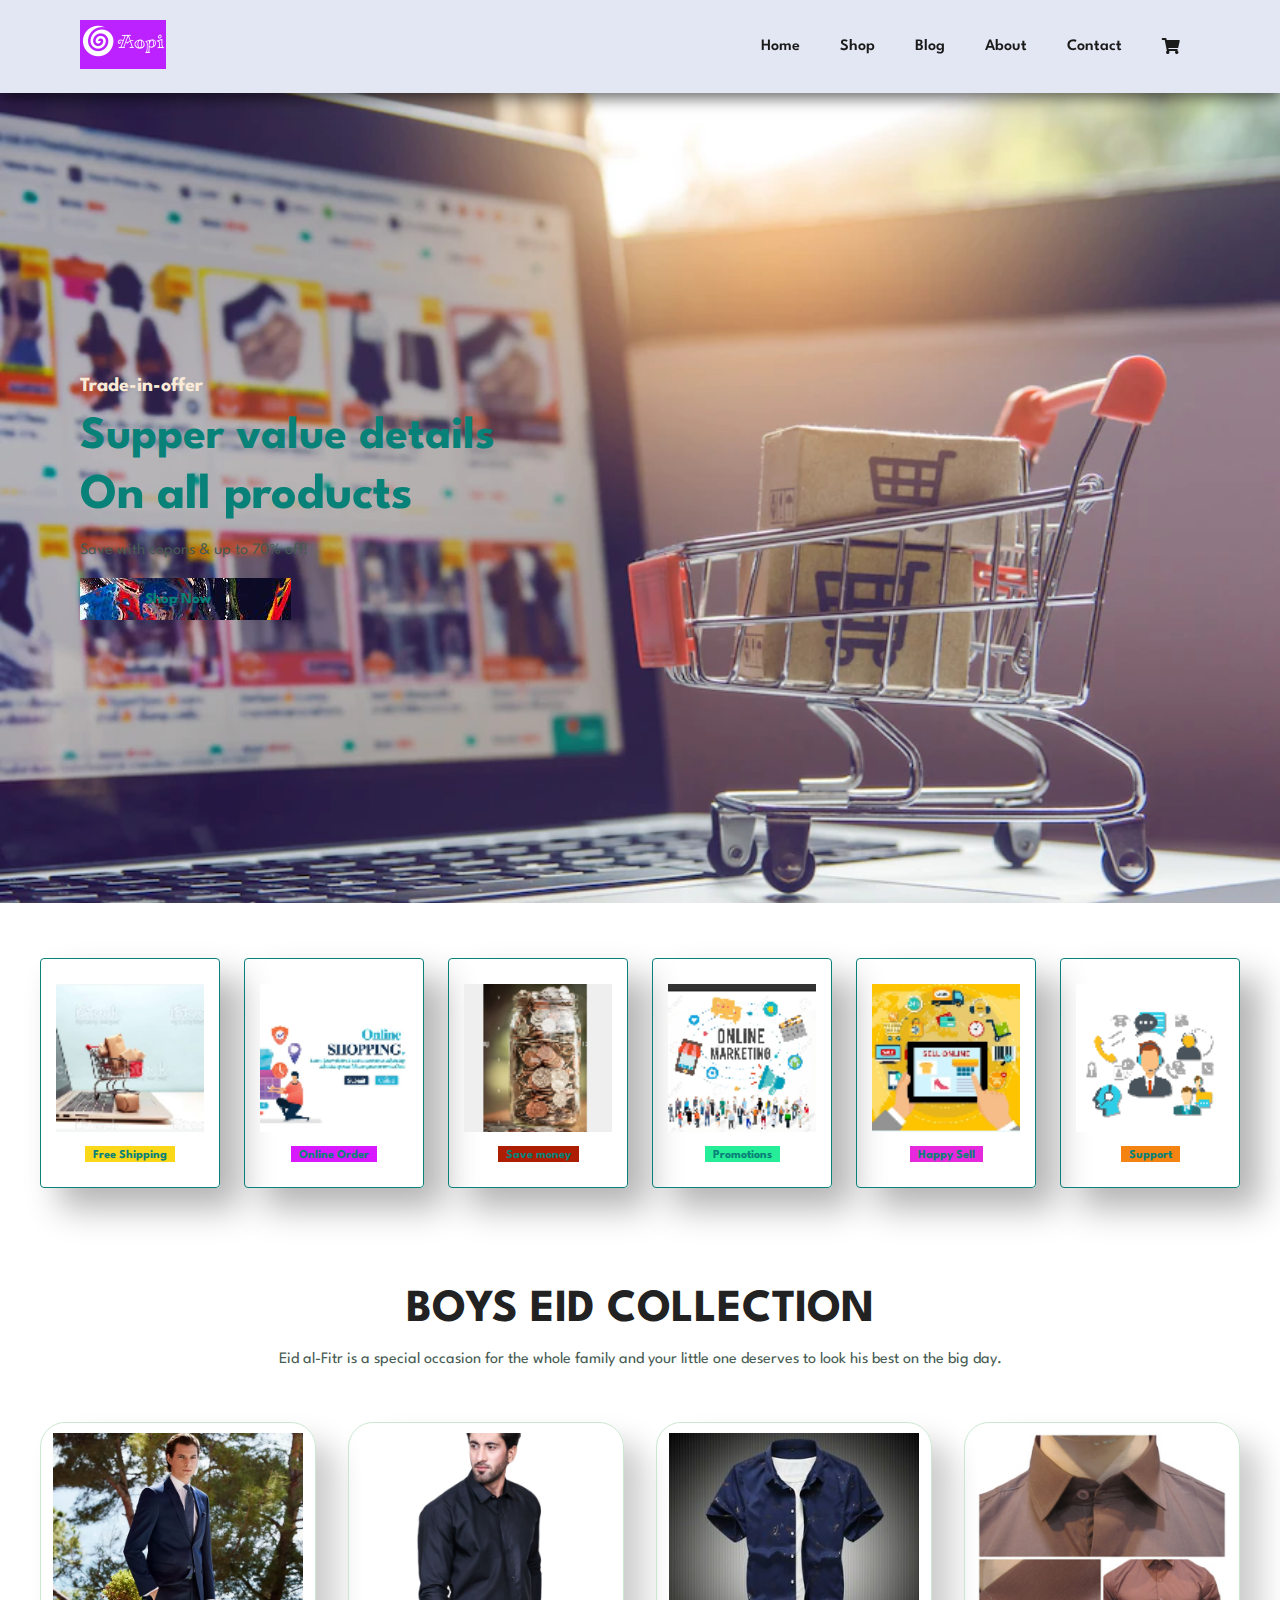
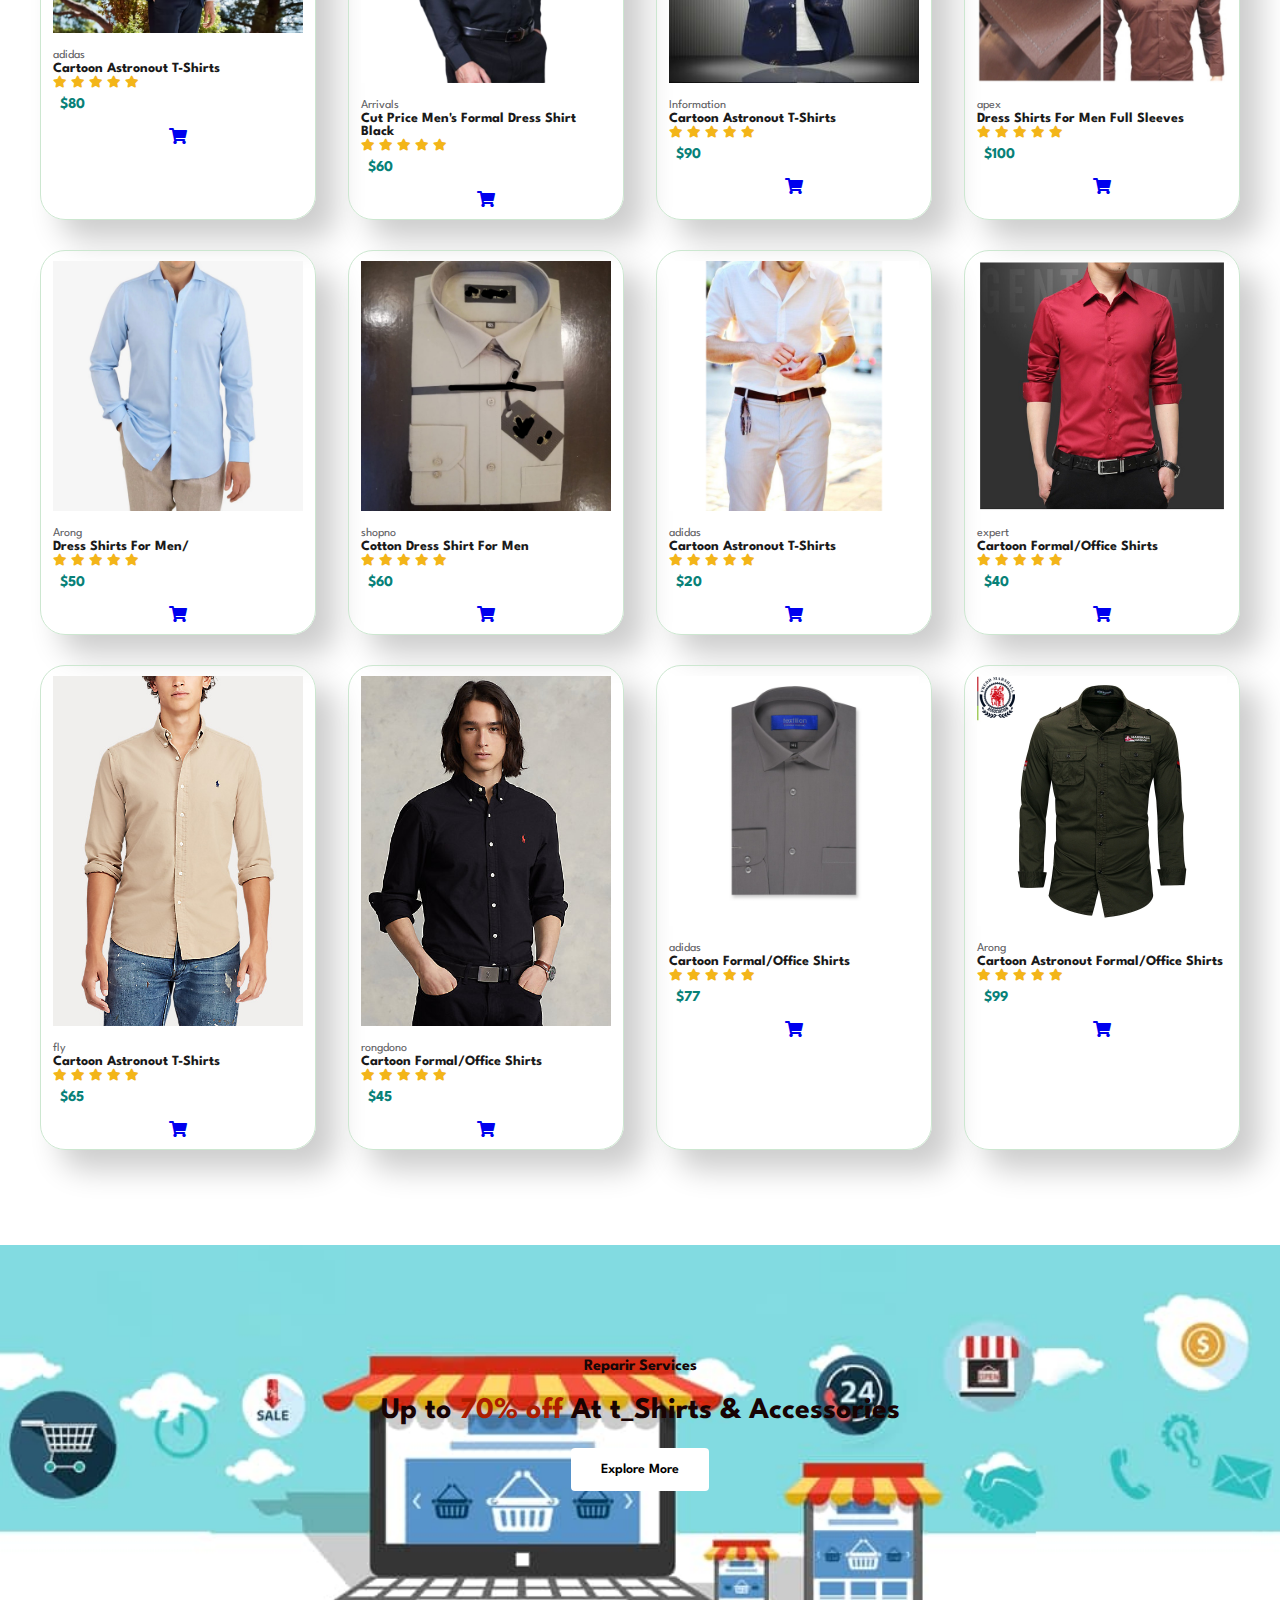
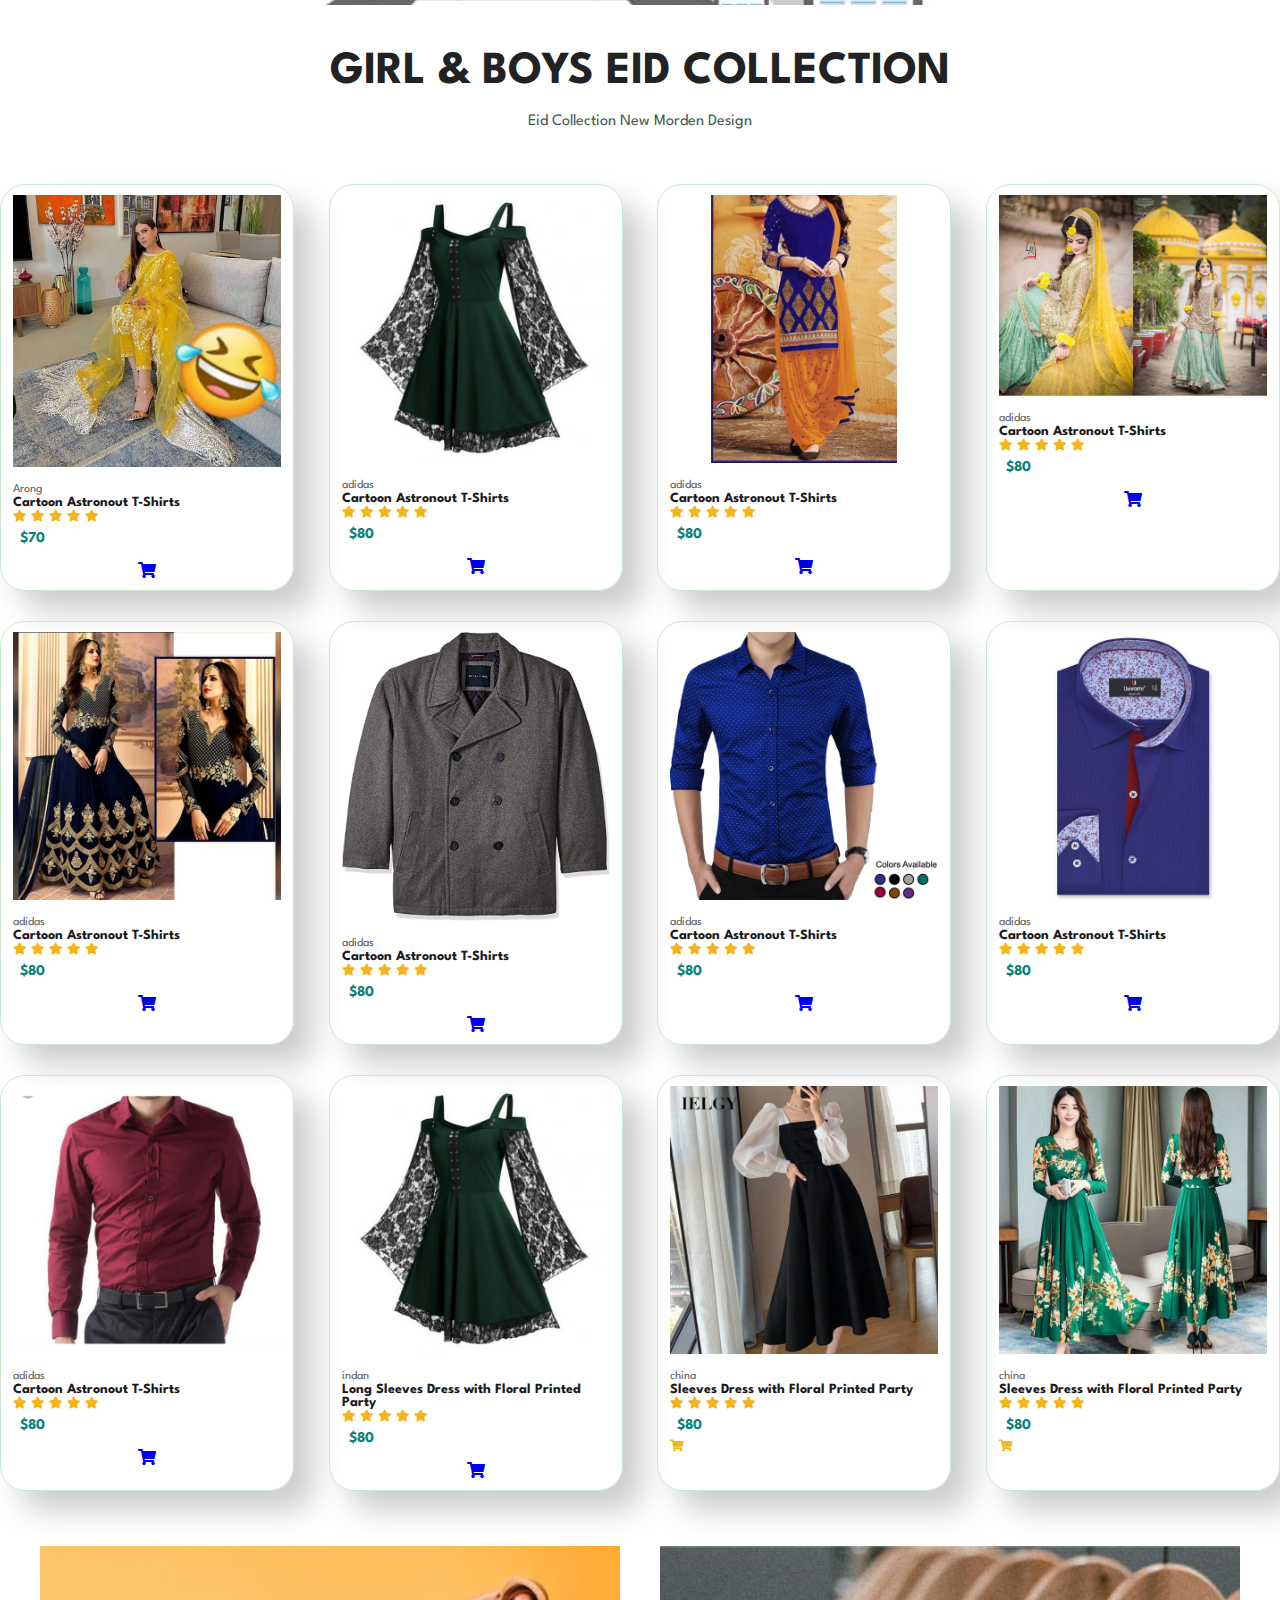
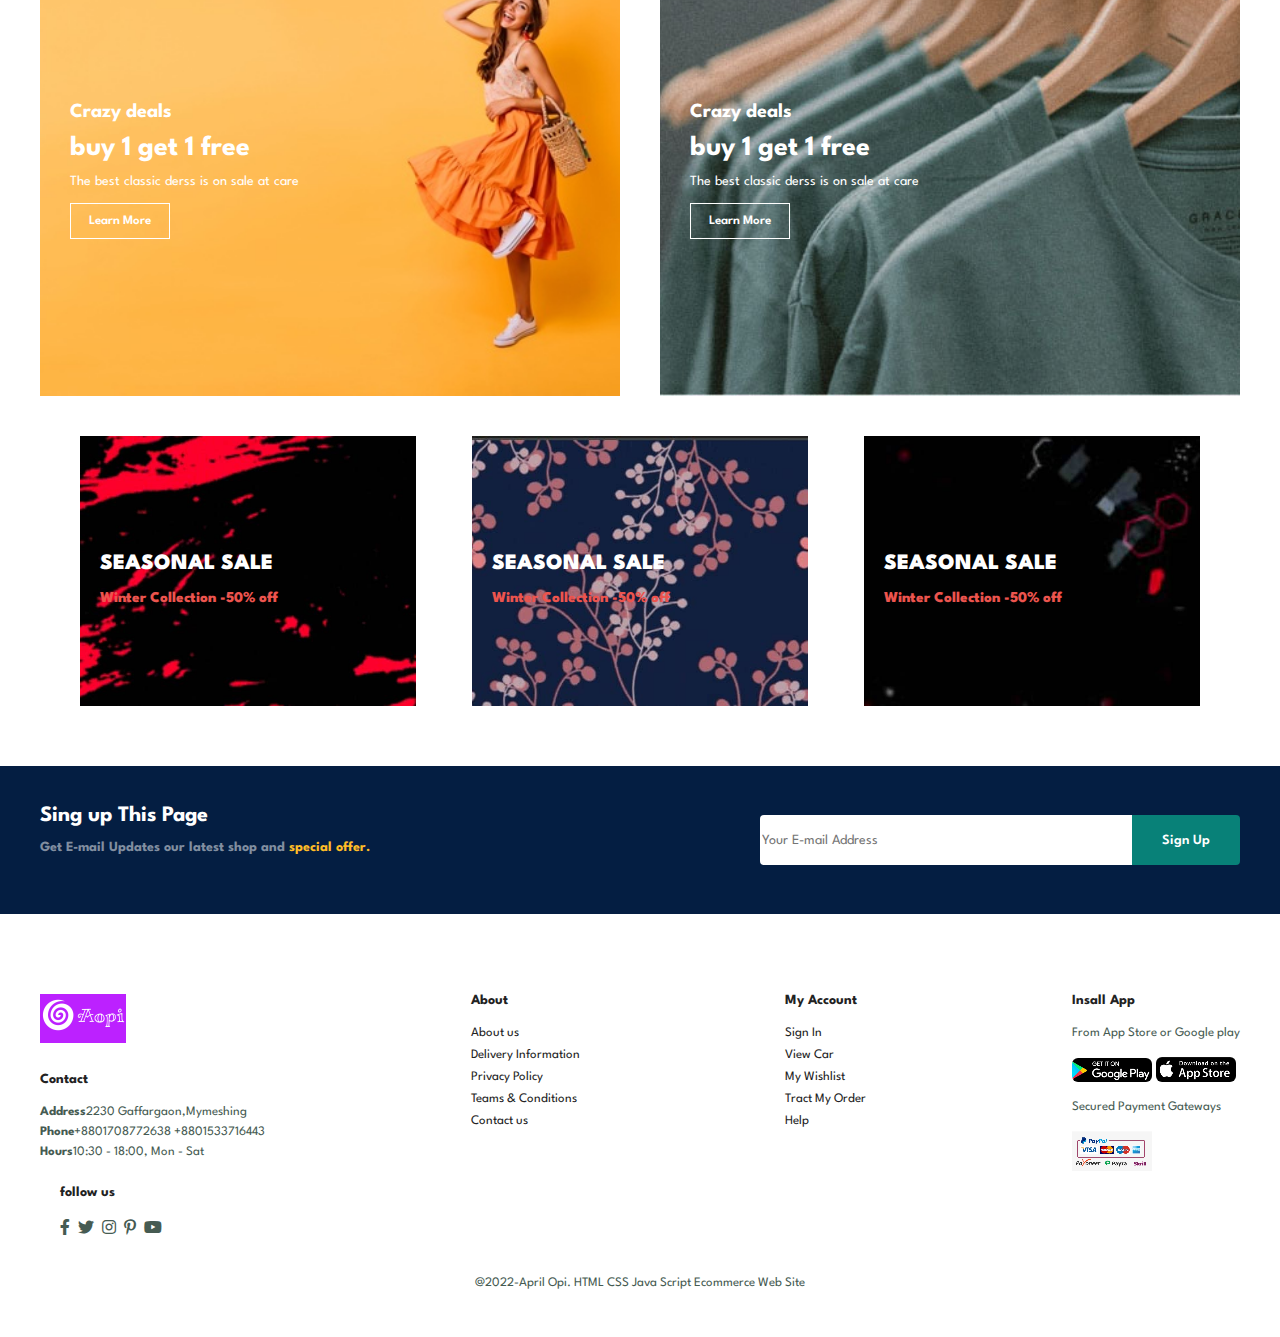
<file: index.html>
<!DOCTYPE html>
<html lang="en">
<head>
    <meta charset="UTF-8">
    <meta http-equiv="X-UA-Compatible" content="IE=edge">
    <meta name="viewport" content="width=device-width, initial-scale=1.0">
    <title>Document</title>
    <link rel="stylesheet" href="https://use.fontawesome.com/releases/v5.15.4/css/all.css" />
    <link rel="stylesheet" href="style.css">
</head>
<body>
 <section id="header">
     <a href="#"><img src="img/opi api.png"class="logo" alt=""></a>
<div>
    <ul id="navbar">
        <li><a class="active" href="index.html">Home</a></li>
         <li><a href="shop.html">Shop</a></li>
         <li><a href="blog.html">Blog</a></li>
         <li><a href="about.html">About</a></li>
         <li><a href="contact.html">Contact</a></li>
         <li><a href="cart.html"><i class="fas fa-shopping-cart"></i></a></li>
    </ul>
</div>
 </section>

 <section id="hero">
     <h4>Trade-in-offer</h4>
     <h2>Supper value details</h2>
     <h1>On all products</h1>
     <p>Save with copons & up to 70% off!</p>
     <button>Shop Now</button>
 </section>

 <section id="feature" class="section-p1">
   <div class="fe-box" onclick = "window.location.href='sproduct.html';">
      <img src="img/free.png" alt="">
      <h6> Free Shipping</h6>
   </div> 
   <div class="fe-box" onclick = "window.location.href='sproduct.html';">
    <img src="img/online.png" alt="">
    <h6> Online Order </h6>
 </div> 
 <div class="fe-box" onclick = "window.location.href='sproduct.html';" >
    <img src="img/mony.png" alt="">
    <h6> Save money</h6>
 </div>
 <div class="fe-box" onclick = "window.location.href='sproduct.html';">
    <img src="img/mar.png" alt="">
    <h6> Promotions</h6>
 </div>
 <div class="fe-box" onclick = "window.location.href='sproduct.html';">
    <img src="img/sell.png" alt="">
    <h6> Happy Sell</h6>
 </div>
 <div class="fe-box" onclick = "window.location.href='sproduct.html';">
    <img src="img/supp.png" alt="">
    <h6> Support</h6>
    </div>
    </section>

 <section id="product1" class="section-p1">
     <h2>BOYS EID COLLECTION</h2>
     <p>Eid al-Fitr is a special occasion for the whole family and your little one deserves to look his best on the big day.</p>
     <div class="pro-container">
        <div class="pro" onclick = "window.location.href='sproduct.html';">
         <img src="img/pay/api1.png" alt="">
         <div class="des">
         <span>adidas</span>
         <h5>Cartoon Astronout T-Shirts</h5>
         <div class="Star">
             <i class="fas fa-star"></i>
             <i class="fas fa-star"></i>
             <i class="fas fa-star"></i>
             <i class="fas fa-star"></i>
             <i class="fas fa-star"></i>
         </div>
         <h4>$80</h4>
         
         </div>
         <a href="#"><i class="fas fa-shopping-cart "></i></a>
     </div>
     <div class="pro" onclick = "window.location.href='sproduct.html';">
        <img src="img/pay/p1.png" alt="">
        <div class="des">
        <span>Arrivals</span>
        <h5>Cut Price Men's Formal Dress Shirt Black</h5>
        <div class="Star">
            <i class="fas fa-star"></i>
            <i class="fas fa-star"></i>
            <i class="fas fa-star"></i>
            <i class="fas fa-star"></i>
            <i class="fas fa-star"></i>
        </div>
        <h4>$60</h4>
        
        </div>
        <a href="#"><i class="fas fa-shopping-cart "></i></a>
    </div>
    <div class="pro" onclick = "window.location.href='sproduct.html';">
        <img src="img/pro/shart1.png" alt="">
        <div class="des">
        <span>Information</span>
        <h5>Cartoon Astronout T-Shirts</h5>
        <div class="Star">
            <i class="fas fa-star"></i>
            <i class="fas fa-star"></i>
            <i class="fas fa-star"></i>
            <i class="fas fa-star"></i>
            <i class="fas fa-star"></i>
        </div>
        <h4>$90</h4>
        
        </div>
        <a href="#"><i class="fas fa-shopping-cart "></i></a>
    </div>
    <div class="pro" onclick = "window.location.href='sproduct.html';">
        <img src="img/pay/p2.png" alt="">
        <div class="des">
        <span>apex</span>
        <h5>Dress Shirts For Men Full Sleeves</h5>
        <div class="Star">
            <i class="fas fa-star"></i>
            <i class="fas fa-star"></i>
            <i class="fas fa-star"></i>
            <i class="fas fa-star"></i>
            <i class="fas fa-star"></i>
        </div>
        <h4>$100</h4>
        
        </div>
        <a href="#"><i class="fas fa-shopping-cart "></i></a>
    </div>
    <div class="pro" onclick = "window.location.href='sproduct.html';">
        <img src="img/pay/p3.png" alt="">
        <div class="des">
        <span>Arong</span>
        <h5>Dress Shirts For Men/</h5>
        <div class="Star">
            <i class="fas fa-star"></i>
            <i class="fas fa-star"></i>
            <i class="fas fa-star"></i>
            <i class="fas fa-star"></i>
            <i class="fas fa-star"></i>
        </div>
        <h4>$50</h4>
        
        </div>
        <a href="#"><i class="fas fa-shopping-cart "></i></a>
    </div>
    <div class="pro" onclick = "window.location.href='sproduct.html';">
        <img src="img/pay/p4.png" alt="">
        <div class="des">
        <span>shopno</span>
        <h5>Cotton Dress Shirt For Men</h5>
        <div class="Star">
            <i class="fas fa-star"></i>
            <i class="fas fa-star"></i>
            <i class="fas fa-star"></i>
            <i class="fas fa-star"></i>
            <i class="fas fa-star"></i>
        </div>
        <h4>$60</h4>
        
        </div>
        <a href="#"><i class="fas fa-shopping-cart "></i></a>
    </div>
    <div class="pro" onclick = "window.location.href='sproduct.html';">
        <img src="img/pay/p5.png" alt="">
        <div class="des">
        <span>adidas</span>
        <h5>Cartoon Astronout T-Shirts</h5>
        <div class="Star">
            <i class="fas fa-star"></i>
            <i class="fas fa-star"></i>
            <i class="fas fa-star"></i>
            <i class="fas fa-star"></i>
            <i class="fas fa-star"></i>
        </div>
        <h4>$20</h4>
        
        </div>
        <a href="#"><i class="fas fa-shopping-cart "></i></a>
    </div>
    <div class="pro" onclick = "window.location.href='sproduct.html';">
        <img src="img/pay/p6.png" alt="">
        <div class="des">
        <span>expert</span>
        <h5>Cartoon Formal/Office Shirts</h5>
        <div class="Star">
            <i class="fas fa-star"></i>
            <i class="fas fa-star"></i>
            <i class="fas fa-star"></i>
            <i class="fas fa-star"></i>
            <i class="fas fa-star"></i>
        </div>
        <h4>$40</h4>
        
        </div>
        <a href="#"><i class="fas fa-shopping-cart "></i></a>
    </div>
    <div class="pro" onclick = "window.location.href='sproduct.html';">
        <img src="img/pay/p11.png" alt="">
        <div class="des">
        <span>fly</span>
        <h5>Cartoon Astronout T-Shirts</h5>
        <div class="Star">
            <i class="fas fa-star"></i>
            <i class="fas fa-star"></i>
            <i class="fas fa-star"></i>
            <i class="fas fa-star"></i>
            <i class="fas fa-star"></i>
        </div>
        <h4>$65</h4>
        
        </div>
        <a href="#"><i class="fas fa-shopping-cart "></i></a>
    </div>
    <div class="pro" onclick = "window.location.href='sproduct.html';">
        <img src="img/pay/p8.png" alt="">
        <div class="des">
        <span>rongdono</span>
        <h5>Cartoon Formal/Office Shirts</h5>
        <div class="Star">
            <i class="fas fa-star"></i>
            <i class="fas fa-star"></i>
            <i class="fas fa-star"></i>
            <i class="fas fa-star"></i>
            <i class="fas fa-star"></i>
        </div>
        <h4>$45</h4>
        
        </div>
        <a href="#"><i class="fas fa-shopping-cart "></i></a>
    </div>
    <div class="pro" onclick = "window.location.href='sproduct.html';">
        <img src="img/pay/p9.png" alt="">
        <div class="des">
        <span>adidas</span>
        <h5>Cartoon Formal/Office Shirts</h5>
        <div class="Star">
            <i class="fas fa-star"></i>
            <i class="fas fa-star"></i>
            <i class="fas fa-star"></i>
            <i class="fas fa-star"></i>
            <i class="fas fa-star"></i>
        </div>
        <h4>$77</h4>
        
        </div>
        <a href="#"><i class="fas fa-shopping-cart "></i></a>
    </div>
    <div class="pro" onclick = "window.location.href='sproduct.html';">
        <img src="img/pay/p10.png" alt="">
        <div class="des">
        <span>Arong</span>
        <h5>Cartoon Astronout Formal/Office Shirts</h5>
        <div class="Star">
            <i class="fas fa-star"></i>
            <i class="fas fa-star"></i>
            <i class="fas fa-star"></i>
            <i class="fas fa-star"></i>
            <i class="fas fa-star"></i>
        </div>
        <h4>$99</h4>
        
        </div>
        <a href="#"><i class="fas fa-shopping-cart "></i></a>
    </div>
</div>

 </section>


 <section id="banner" class="section-m1" >
     <h4>Reparir Services</h4>
     <h2>Up to <Span> 70% off</Span> At t_Shirts & Accessories</h2>
     <button class="normal">Explore More</button>

 </section>

 <section id="product1" class="section-p">
    <h2>GIRL & BOYS EID COLLECTION</h2>
    <p>Eid Collection New Morden Design </p>
    <div class="pro-container">
       <div class="pro">
        <img src="img/pro/bb0.png" alt="">
        <div class="des">
        <span>Arong</span>
        <h5>Cartoon Astronout T-Shirts</h5>
        <div class="Star">
            <i class="fas fa-star"></i>
            <i class="fas fa-star"></i>
            <i class="fas fa-star"></i>
            <i class="fas fa-star"></i>
            <i class="fas fa-star"></i>
        </div>
        <h4>$70</h4>
        
        </div>
        <a href="#"><i class="fas fa-shopping-cart "></i></a>
    </div>
    <div class="pro">
       <img src="img/pro/bb1.png" alt="">
       <div class="des">
       <span>adidas</span>
       <h5>Cartoon Astronout T-Shirts</h5>
       <div class="Star">
           <i class="fas fa-star"></i>
           <i class="fas fa-star"></i>
           <i class="fas fa-star"></i>
           <i class="fas fa-star"></i>
           <i class="fas fa-star"></i>
       </div>
       <h4>$80</h4>
       
       </div>
       <a href="#"><i class="fas fa-shopping-cart "></i></a>
   </div>
   <div class="pro">
       <img src="img/pro/bba.png" alt="">
       <div class="des">
       <span>adidas</span>
       <h5>Cartoon Astronout T-Shirts</h5>
       <div class="Star">
           <i class="fas fa-star"></i>
           <i class="fas fa-star"></i>
           <i class="fas fa-star"></i>
           <i class="fas fa-star"></i>
           <i class="fas fa-star"></i>
       </div>
       <h4>$80</h4>
       
       </div>
       <a href="#"><i class="fas fa-shopping-cart "></i></a>
   </div>
   <div class="pro">
       <img src="img/pro/bbb.png" alt="">
       <div class="des">
       <span>adidas</span>
       <h5>Cartoon Astronout T-Shirts</h5>
       <div class="Star">
           <i class="fas fa-star"></i>
           <i class="fas fa-star"></i>
           <i class="fas fa-star"></i>
           <i class="fas fa-star"></i>
           <i class="fas fa-star"></i>
       </div>
       <h4>$80</h4>
       
       </div>
       <a href="#"><i class="fas fa-shopping-cart "></i></a>
   </div>
   <div class="pro">
       <img src="img/pro/bb3.png" alt="">
       <div class="des">
       <span>adidas</span>
       <h5>Cartoon Astronout T-Shirts</h5>
       <div class="Star">
           <i class="fas fa-star"></i>
           <i class="fas fa-star"></i>
           <i class="fas fa-star"></i>
           <i class="fas fa-star"></i>
           <i class="fas fa-star"></i>
       </div>
       <h4>$80</h4>
       
       </div>
       <a href="#"><i class="fas fa-shopping-cart "></i></a>
   </div>
   <div class="pro">
       <img src="img/pro/p6.png" alt="">
       <div class="des">
       <span>adidas</span>
       <h5>Cartoon Astronout T-Shirts</h5>
       <div class="Star">
           <i class="fas fa-star"></i>
           <i class="fas fa-star"></i>
           <i class="fas fa-star"></i>
           <i class="fas fa-star"></i>
           <i class="fas fa-star"></i>
       </div>
       <h4>$80</h4>
       
       </div>
       <a href="#"><i class="fas fa-shopping-cart "></i></a>
   </div>
   <div class="pro">
       <img src="img/pro/p7.png" alt="">
       <div class="des">
       <span>adidas</span>
       <h5>Cartoon Astronout T-Shirts</h5>
       <div class="Star">
           <i class="fas fa-star"></i>
           <i class="fas fa-star"></i>
           <i class="fas fa-star"></i>
           <i class="fas fa-star"></i>
           <i class="fas fa-star"></i>
       </div>
       <h4>$80</h4>
       
       </div>
       <a href="#"><i class="fas fa-shopping-cart "></i></a>
   </div>
   <div class="pro">
       <img src="img/pro/p8.png" alt="">
       <div class="des">
       <span>adidas</span>
       <h5>Cartoon Astronout T-Shirts</h5>
       <div class="Star">
           <i class="fas fa-star"></i>
           <i class="fas fa-star"></i>
           <i class="fas fa-star"></i>
           <i class="fas fa-star"></i>
           <i class="fas fa-star"></i>
       </div>
       <h4>$80</h4>
       
       </div>
       <a href="#"><i class="fas fa-shopping-cart "></i></a>
   </div>
   <div class="pro">
       <img src="img/pro/p9.png" alt="">
       <div class="des">
       <span>adidas</span>
       <h5>Cartoon Astronout T-Shirts</h5>
       <div class="Star">
           <i class="fas fa-star"></i>
           <i class="fas fa-star"></i>
           <i class="fas fa-star"></i>
           <i class="fas fa-star"></i>
           <i class="fas fa-star"></i>
       </div>
       <h4>$80</h4>
       
       </div>
       <a href="#"><i class="fas fa-shopping-cart "></i></a>
   </div>
   <div class="pro">
       <img src="img/pro/b6.png" alt="">
       <div class="des">
       <span>indan</span>
       <h5>Long Sleeves Dress with Floral Printed Party</h5>
       <div class="Star">
           <i class="fas fa-star"></i>
           <i class="fas fa-star"></i>
           <i class="fas fa-star"></i>
           <i class="fas fa-star"></i>
           <i class="fas fa-star"></i>
       </div>
       <h4>$80</h4>
       
       </div>
       <a href="#"><i class="fas fa-shopping-cart "></i></a>
   </div>
   <div class="pro">
       <img src="img/pro/b1.png" alt="">
       <div class="des">
       <span>china</span>
       <h5>Sleeves Dress with Floral Printed Party</h5>
       <div class="Star">
           <i class="fas fa-star"></i>
           <i class="fas fa-star"></i>
           <i class="fas fa-star"></i>
           <i class="fas fa-star"></i>
           <i class="fas fa-star"></i>
       </div>
       <h4>$80</h4>
       
           <a href="#"><i class="fas fa-shopping-cart "></i></a>
   </div></div>
   <div class="pro">
    <img src="img/pro/bb2.png" alt="">
    <div class="des">
    <span>china</span>
    <h5>Sleeves Dress with Floral Printed Party</h5>
    <div class="Star">
        <i class="fas fa-star"></i>
        <i class="fas fa-star"></i>
        <i class="fas fa-star"></i>
        <i class="fas fa-star"></i>
        <i class="fas fa-star"></i>
    </div>
    <h4>$80</h4>
    
        <a href="#"><i class="fas fa-shopping-cart "></i></a>
</div></div>
 
   
</div>

</section>

<section id="Sm-banner" class="section-p1">
    <div class="banner-box">
        <h4>Crazy deals</h4>
        <h2>buy 1 get 1 free</h2>
        <span>The best classic derss is on sale at care</span>
        <button class="white">Learn More</button>
    </div>
    <div class="banner-box banner-box2">
        <h4>Crazy deals</h4>
        <h2>buy 1 get 1 free</h2>
        <span>The best classic derss is on sale at care</span>
        <button class="white">Learn More</button>
 </div>
    
</section>

<section id="banner3">
    
    <div class="banner-box">
        <h2>SEASONAL SALE</h2>
        <h3>Winter Collection -50% off</h3>
 </div>
 <div class="banner-box banner-box2">
    <h2>SEASONAL SALE</h2>
    <h3>Winter Collection -50% off</h3>
</div>
<div class="banner-box banner-box3">
    <h2>SEASONAL SALE</h2>
    <h3>Winter Collection -50% off</h3>
</div>

</section>

<section id="newsletter" class="section-p1 section-m1 ">
   
    <div class="newstext">
        <h4>
            Sing up This Page
        </h4>
        <p>Get E-mail Updates our latest shop and <span>special offer.</span> </p>
    </div>
    <div class="form">
<input type="text" placeholder="Your E-mail Address">
<button class="normal">Sign Up</button>
    </div>

</section>

<footer class="section-p1">
<div class="col">
    <img class="logo" src="img/opi api.png" alt="">
    <h4>Contact</h4>
    <p><strong>Address</strong>2230 Gaffargaon,Mymeshing</p>
    <p><strong>Phone</strong>+8801708772638 +8801533716443</p>
    <p><strong>Hours</strong>10:30 - 18:00, Mon - Sat</p>
    <div class="follow">
        <h4>follow us</h4>
        <div class="icon">
            <i class="fab fa-facebook-f"></i>
            <i class="fab fa-twitter"></i>
            <i class="fab fa-instagram"></i>
            <i class="fab fa-pinterest-p"></i>
            <i class="fab fa-youtube"></i>
        </div>
    </div>
</div>
<div class="col">
    <h4>About</h4>
    <a href="#">About us</a>
    <a href="#">Delivery Information</a>
    <a href="#">Privacy Policy</a>
    <a href="#">Teams & Conditions</a>
    <a href="#">Contact us</a>
 </div>
<div class="col">
    <h4>My Account</h4>
    <a href="#">Sign In</a>
    <a href="#">View Car</a>
    <a href="#">My Wishlist</a>
    <a href="#">Tract My Order</a>
    <a href="#">Help</a>
</div>
<div class="col insall">
    <h4>Insall App</h4>
    <p>From App Store or Google play</p>
    <div class="row">
 <img src="img/pay/eee.png" alt="">
 <img src="img/pay/cse.png" alt="">
    </div>
    <p>Secured Payment Gateways</p>
<img src="img/pay/llb.png" alt="">
</div>

<div class="copyright">
    <p>@2022-April Opi. HTML CSS Java Script Ecommerce Web Site</p>

</div>
</footer>
    <script src="script.js"></script>
</body>
</html>
</file>
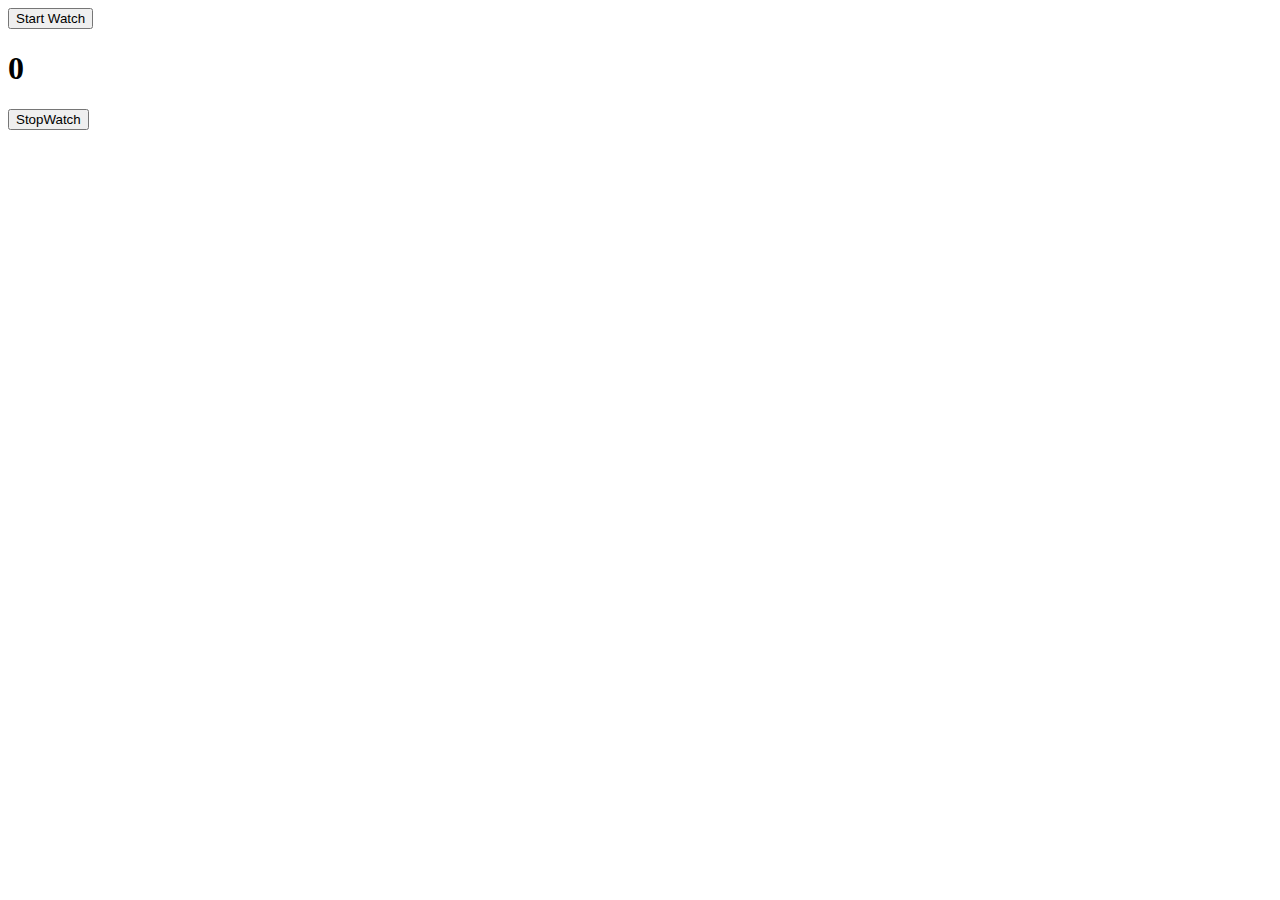
<file: html/index.html>
<!DOCTYPE html>
<html lang="en">
<head>
    <meta charset="UTF-8">
    <meta http-equiv="X-UA-Compatible" content="IE=edge">
    <meta name="viewport" content="width=device-width, initial-scale=1.0">
    <title>Document</title>
</head>
<body>
    <button onclick="Start()">Start Watch</button>
    <p> </p>
    <h1 id="sw">0</h1>
    <p> </p>
    <button onclick="Stop()">StopWatch</button>
    <script> 
    var ab = document.getElementById('sw');
    var sec= 0;
     
    function setvalue(){
        sec =sec+1;
        ab.innerHTML = sec;
    }


    function Start(){
        setInterval(setvalue,1000);

    }
    
    
    function Stop(){
        clearInterval(sec);
        sec=null;
    }
    </script>
</body>
</html>
</file>
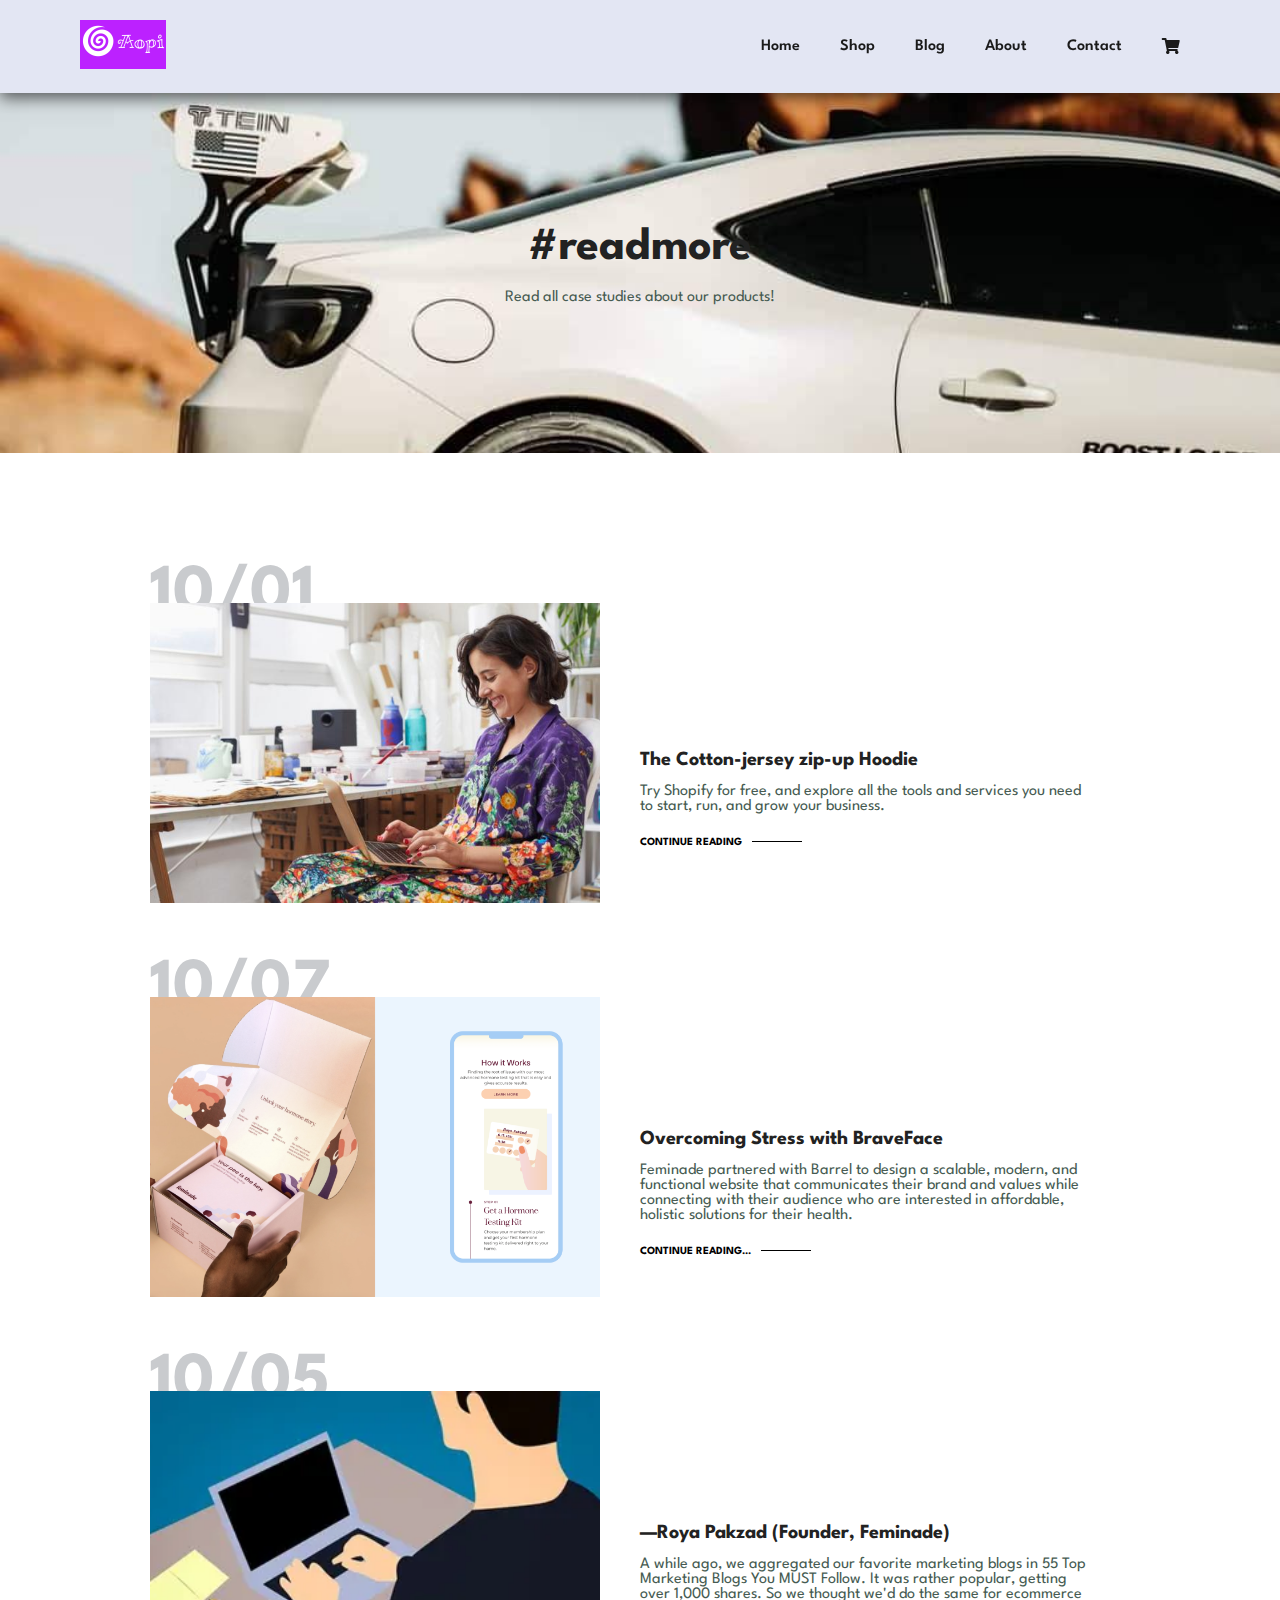
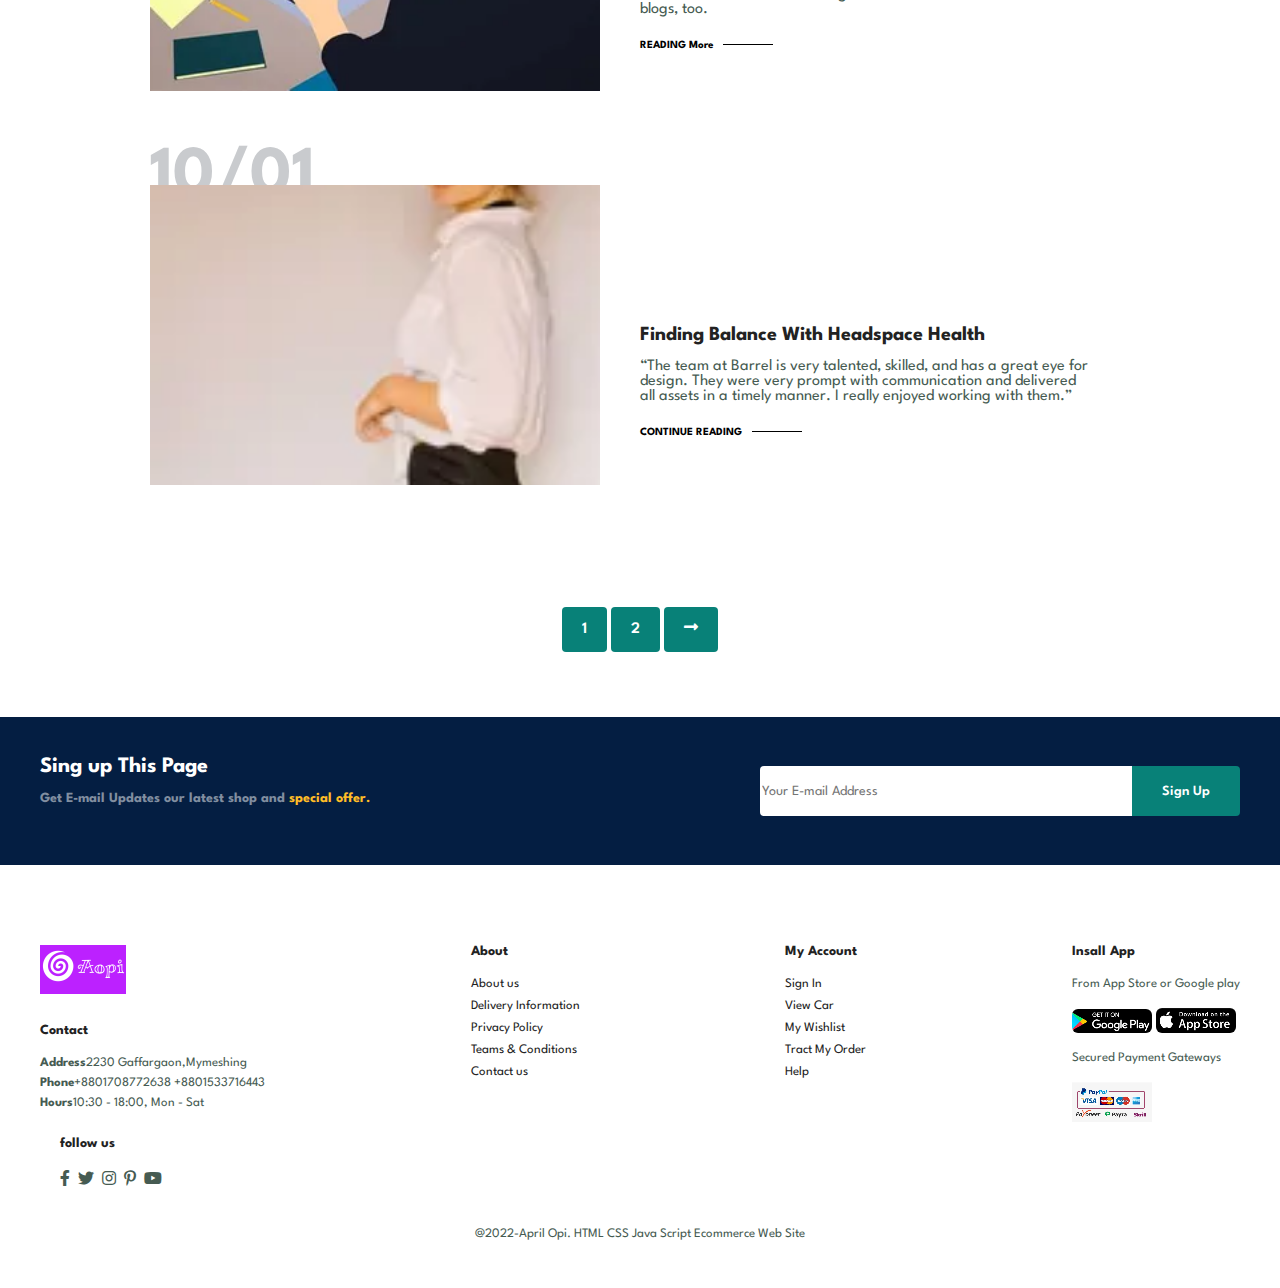
<file: blog.html>
<!DOCTYPE html>
<html lang="en">
<head>
    <meta charset="UTF-8">
    <meta http-equiv="X-UA-Compatible" content="IE=edge">
    <meta name="viewport" content="width=device-width, initial-scale=1.0">
    <title>Document</title>
    <link rel="stylesheet" href="https://use.fontawesome.com/releases/v5.15.4/css/all.css" />
    <link rel="stylesheet" href="style.css">
</head>
<body>
 <section id="header">
     <a href="#"><img src="img/opi api.png"class="logo" alt=""></a>
<div>
    <ul id="navbar">
        <li><a  href="index.html">Home</a></li>
         <li><a href="shop.html">Shop</a></li>
         <li><a class="active" href="blog.html">Blog</a></li>
         <li><a href="about.html">About</a></li>
         <li><a href="contact.html">Contact</a></li>
         <li><a href="cart.html"><i class="fas fa-shopping-cart"></i></a></li>
    </ul>
</div>
 </section>

 <section id="page-header1">
     
     <h2>#readmore</h2>
     <p>Read all case studies about our products!</p>
     
 </section>
 
 <section id="blog">
<div class="blog-box">
    <div class="blog-img">
        <img src="img/pay/blog1.png" alt="">

    </div>
    <div class="blog-details">
        <h4>The Cotton-jersey zip-up Hoodie</h4>
   <p>Try Shopify for free, and explore all the tools and services you need to start, run, and grow your business.</p>
   <a href="#">CONTINUE READING</a>
    </div>
    <h1>10/01</h1>
</div>
<div class="blog-box">
    <div class="blog-img">
        <img src="img/pay/blog2.png" alt="">

    </div>
    <div class="blog-details">
        <h4>Overcoming Stress with BraveFace</h4>
   <p>Feminade partnered with Barrel to design a scalable, modern, and functional website that communicates their brand and values while connecting with their audience who are interested in affordable, holistic solutions for their health.</p>
   <a href="#">CONTINUE READING...</a>
    </div>
    <h1>10/07</h1>
</div>
<div class="blog-box">
    <div class="blog-img">
        <img src="img/pay/blog3.png" alt="">

    </div>
    <div class="blog-details">
        <h4>—Roya Pakzad (Founder, Feminade)</h4>
   <p>A while ago, we aggregated our favorite marketing blogs in 55 Top Marketing Blogs You MUST Follow. It was rather popular, getting over 1,000 shares. So we thought we'd do the same for ecommerce blogs, too.</p>
   <a href="#"> READING More</a>
    </div>
    <h1>10/05</h1>
</div>
<div class="blog-box">
    <div class="blog-img">
        <img src="img/pay/blog5.png" alt="">

    </div>
    <div class="blog-details">
        <h4>Finding Balance With Headspace Health</h4>
   <p>“The team at Barrel is very talented, skilled, and has a great eye for design. They were very prompt with communication and delivered all assets in a timely manner. I really enjoyed working with them.”</p>
   <a href="#">CONTINUE READING</a>
    </div>
    <h1>10/01</h1>
</div>
 </section>

<section id="pagination"class="section-p1" >
    <a href="#">1</a>
    <a href="#">2</a>
    <a href="#"><i class="fas fa-long-arrow-alt-right"></i></a>

</section>

<section id="newsletter" class="section-p1 section-m1 ">
   
    <div class="newstext">
        <h4>
            Sing up This Page
        </h4>
        <p>Get E-mail Updates our latest shop and <span>special offer.</span> </p>
    </div>
    <div class="form">
<input type="text" placeholder="Your E-mail Address">
<button class="normal">Sign Up</button>
    </div>

</section>

<footer class="section-p1">
<div class="col">
    <img class="logo" src="img/opi api.png" alt="">
    <h4>Contact</h4>
    <p><strong>Address</strong>2230 Gaffargaon,Mymeshing</p>
    <p><strong>Phone</strong>+8801708772638 +8801533716443</p>
    <p><strong>Hours</strong>10:30 - 18:00, Mon - Sat</p>
    <div class="follow">
        <h4>follow us</h4>
        <div class="icon">
            <i class="fab fa-facebook-f"></i>
            <i class="fab fa-twitter"></i>
            <i class="fab fa-instagram"></i>
            <i class="fab fa-pinterest-p"></i>
            <i class="fab fa-youtube"></i>
        </div>
    </div>
</div>
<div class="col">
    <h4>About</h4>
    <a href="#">About us</a>
    <a href="#">Delivery Information</a>
    <a href="#">Privacy Policy</a>
    <a href="#">Teams & Conditions</a>
    <a href="#">Contact us</a>
 </div>
<div class="col">
    <h4>My Account</h4>
    <a href="#">Sign In</a>
    <a href="#">View Car</a>
    <a href="#">My Wishlist</a>
    <a href="#">Tract My Order</a>
    <a href="#">Help</a>
</div>
<div class="col insall">
    <h4>Insall App</h4>
    <p>From App Store or Google play</p>
    <div class="row">
 <img src="img/pay/eee.png" alt="">
 <img src="img/pay/cse.png" alt="">
    </div>
    <p>Secured Payment Gateways</p>
<img src="img/pay/llb.png" alt="">
</div>

<div class="copyright">
    <p>@2022-April Opi. HTML CSS Java Script Ecommerce Web Site</p>

</div>
</footer>
    <script src="script.js"></script>
</body>
</html>
</file>
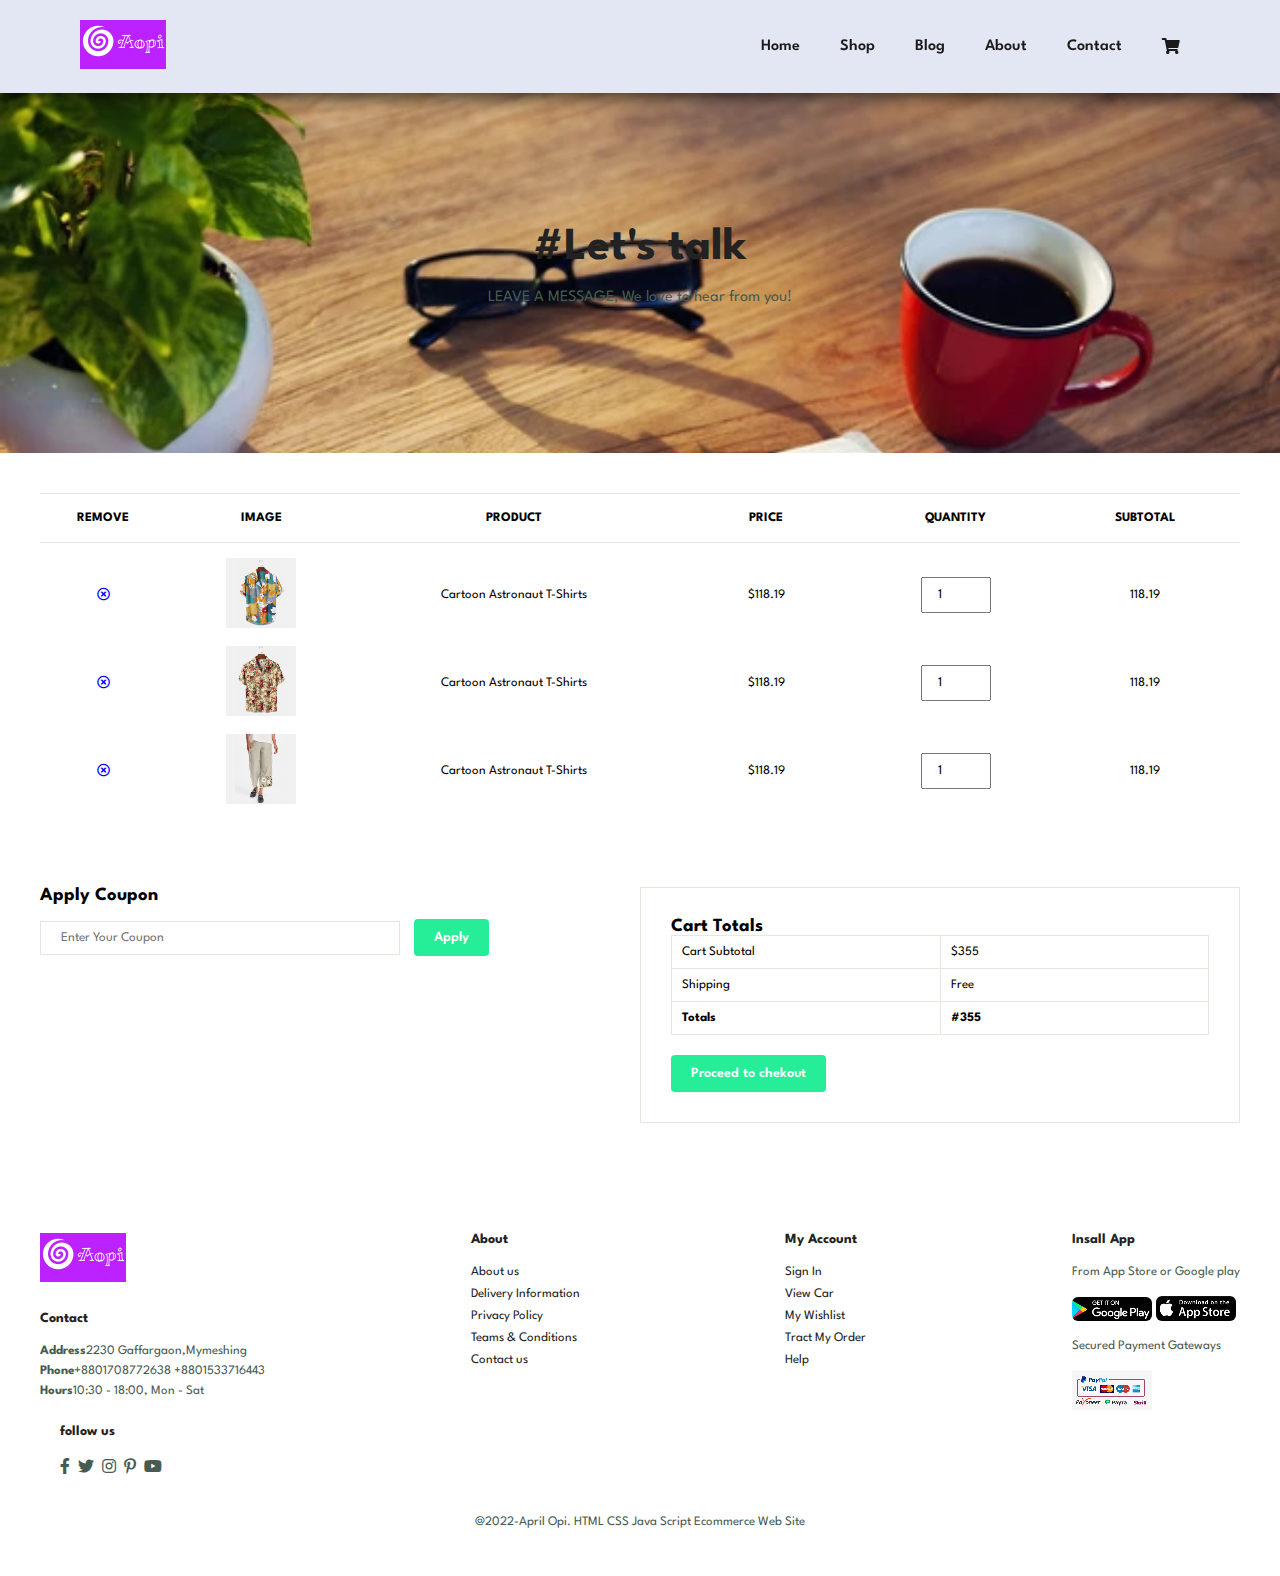
<file: cart.html>
<!DOCTYPE html>
<html lang="en">
<head>
    <meta charset="UTF-8">
    <meta http-equiv="X-UA-Compatible" content="IE=edge">
    <meta name="viewport" content="width=device-width, initial-scale=1.0">
    <title>Document</title>
    <link rel="stylesheet" href="https://use.fontawesome.com/releases/v5.15.4/css/all.css" />
    <link rel="stylesheet" href="style.css">
</head>
<body>
 <section id="header">
     <a href="#"><img src="img/opi api.png"class="logo" alt=""></a>
<div>
    <ul id="navbar">
        <li><a  href="index.html">Home</a></li>
         <li><a href="shop.html">Shop</a></li>
         <li><a href="blog.html">Blog</a></li>
         <li><a href="about.html">About</a></li>
         <li><a href="contact.html">Contact</a></li>
         <li><a class="active"  href="cart.html"><i class="fas fa-shopping-cart"></i></a></li>
    </ul>
</div>
 </section>

 <section id="page-header2">
     
    <h2>#Let's talk</h2>
    <p>LEAVE A MESSAGE, We love to hear from you!</p>
    
</section>

<section id="cart" class="section-p1">
    <table width="100%">
        <thead>
            <tr>
                <td>Remove</td>
                <td>Image</td>
                <td>Product</td>
                <td>Price</td>
                <td>Quantity</td>
                <td>Subtotal</td>
            </tr>
        </thead>
        <tbody>
          <tr>
              <td><a href="#"><i class="far fa-times-circle"></i></a></td>
              <td><img src="img/products/f1.jpg" alt=""></td>
              <td>Cartoon Astronaut T-Shirts </td>
              <td>$118.19</td>
              <td><input type="number" value="1"></td>
              <td>118.19</td>
          </tr>  
          <tr>
            <td><a href="#"><i class="far fa-times-circle"></i></a></td>
            <td><img src="img/products/f3.jpg" alt=""></td>
            <td>Cartoon Astronaut T-Shirts </td>
            <td>$118.19</td>
            <td><input type="number" value="1"></td>
            <td>118.19</td>
        </tr>  
        <tr>
            <td><a href="#"><i class="far fa-times-circle"></i></a></td>
            <td><img src="img/products/f7.jpg" alt=""></td>
            <td>Cartoon Astronaut T-Shirts </td>
            <td>$118.19</td>
            <td><input type="number" value="1"></td>
            <td>118.19</td>
        </tr>  
        </tbody>
    </table>
</section>

<section id="cartadd" class="section-p1">
    <div id="coupon">
        <h3>Apply Coupon</h3>
        <div>
            <input type="text" placeholder="Enter Your Coupon">
            <button class="normal">Apply</button>
        </div>
       </div>
        <div id="subtatal">
           <h3>Cart Totals</h3>
           <table>
               <tr>
                   <td> Cart Subtotal</td>
                   <td>$355</td>
               </tr>
               <tr>
                   <td>Shipping</td>
                   <td>Free</td>
               </tr>
               <td><strong>Totals</strong></td>
               <td><strong>#355</strong></td>
           </table>
        <button class="normal">Proceed to chekout</button>
    </div>
</section>

<footer class="section-p1">
<div class="col">
    <img class="logo" src="img/opi api.png" alt="">
    <h4>Contact</h4>
    <p><strong>Address</strong>2230 Gaffargaon,Mymeshing</p>
    <p><strong>Phone</strong>+8801708772638 +8801533716443</p>
    <p><strong>Hours</strong>10:30 - 18:00, Mon - Sat</p>
    <div class="follow">
        <h4>follow us</h4>
        <div class="icon">
            <i class="fab fa-facebook-f"></i>
            <i class="fab fa-twitter"></i>
            <i class="fab fa-instagram"></i>
            <i class="fab fa-pinterest-p"></i>
            <i class="fab fa-youtube"></i>
        </div>
    </div>
</div>
<div class="col">
    <h4>About</h4>
    <a href="#">About us</a>
    <a href="#">Delivery Information</a>
    <a href="#">Privacy Policy</a>
    <a href="#">Teams & Conditions</a>
    <a href="#">Contact us</a>
 </div>
<div class="col">
    <h4>My Account</h4>
    <a href="#">Sign In</a>
    <a href="#">View Car</a>
    <a href="#">My Wishlist</a>
    <a href="#">Tract My Order</a>
    <a href="#">Help</a>
</div>
<div class="col insall">
    <h4>Insall App</h4>
    <p>From App Store or Google play</p>
    <div class="row">
 <img src="img/pay/eee.png" alt="">
 <img src="img/pay/cse.png" alt="">
    </div>
    <p>Secured Payment Gateways</p>
<img src="img/pay/llb.png" alt="">
</div>

<div class="copyright">
    <p>@2022-April Opi. HTML CSS Java Script Ecommerce Web Site</p>

</div>
</footer>
    <script src="script.js"></script>
</body>
</html>
</file>
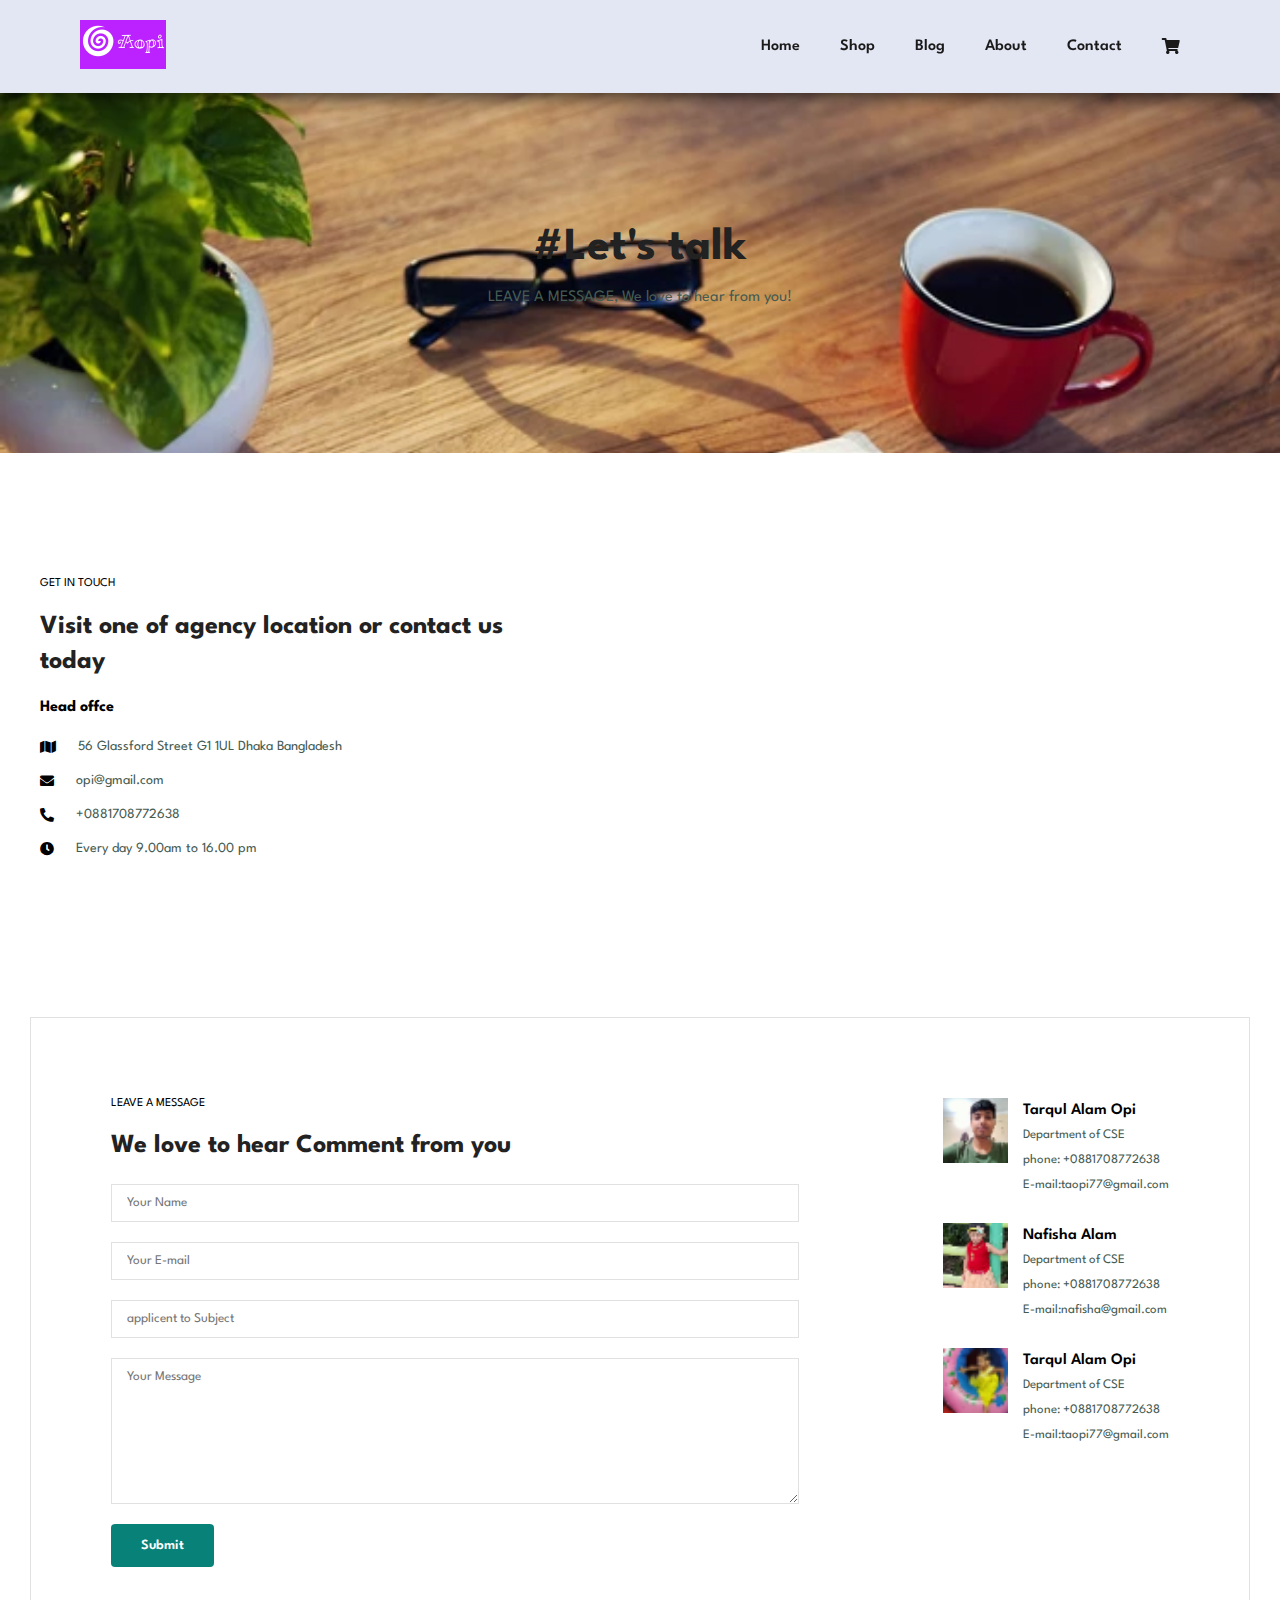
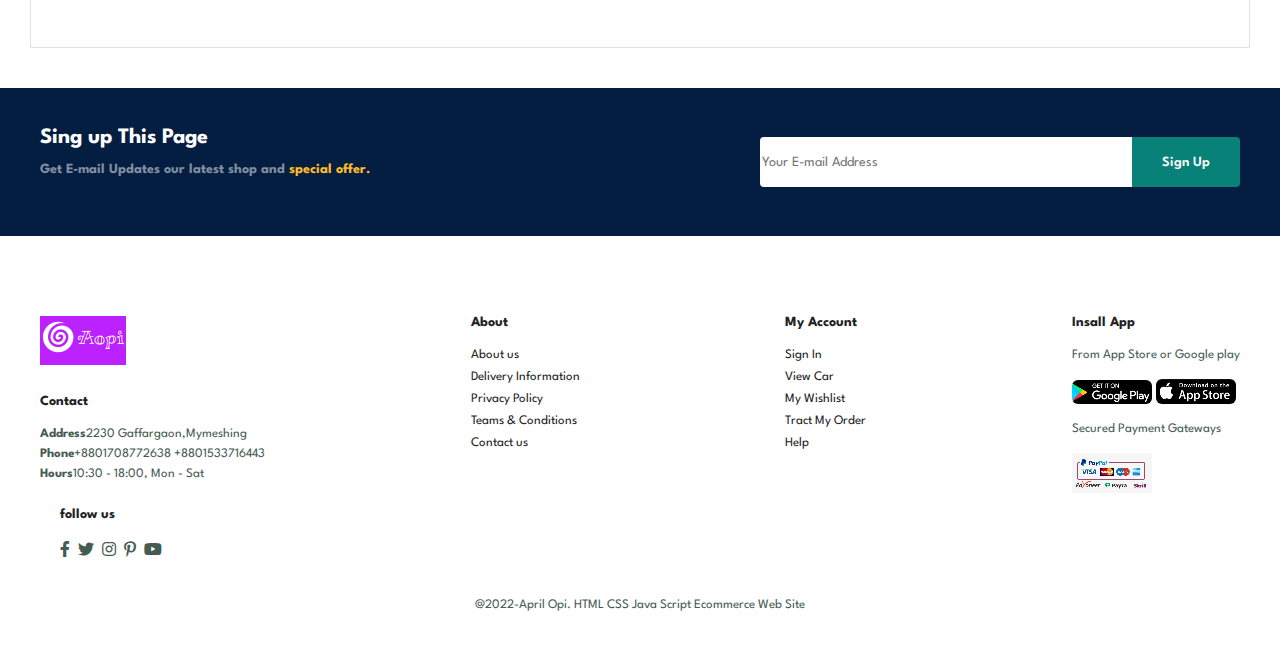
<file: contact.html>
<!DOCTYPE html>
<html lang="en">
<head>
    <meta charset="UTF-8">
    <meta http-equiv="X-UA-Compatible" content="IE=edge">
    <meta name="viewport" content="width=device-width, initial-scale=1.0">
    <title>Document</title>
    <link rel="stylesheet" href="https://use.fontawesome.com/releases/v5.15.4/css/all.css" />
    <link rel="stylesheet" href="style.css">
</head>
<body>
 <section id="header">
     <a href="#"><img src="img/opi api.png"class="logo" alt=""></a>
<div>
    <ul id="navbar">
        <li><a  href="index.html">Home</a></li>
         <li><a href="shop.html">Shop</a></li>
         <li><a href="blog.html">Blog</a></li>
         <li><a href="about.html">About</a></li>
         <li><a class="active" href="contact.html">Contact</a></li>
         <li><a href="cart.html"><i class="fas fa-shopping-cart"></i></a></li>
    </ul>
</div>
 </section>

 <section id="page-header2">
     
    <h2>#Let's talk</h2>
    <p>LEAVE A MESSAGE, We love to hear from you!</p>
    
</section>

<section id="contact-details" class="section-p1">
    <div class="details">
        <span>GET IN TOUCH</span>
        <h2>Visit one of agency location or contact us today</h2>
         <h3>Head offce</h3>
         <div>
             <li>
                 <i class="fas fa-map"></i>
                 <p>56 Glassford Street G1 1UL Dhaka Bangladesh</p>
             </li>
             <li>
                <i class="fas fa-envelope"></i>
                <p>opi@gmail.com</p>
            </li>
            <li>
                <i class="fas fa-phone-alt"></i>
                <p>+0881708772638</p>
            </li>
            <li>
                <i class="fas fa-clock"></i>
                <p>Every day 9.00am to 16.00 pm</p>
            </li>
         </div>
    </div>
<div class="map">
    <iframe src="https://www.google.com/maps/embed?pb=!1m18!1m12!1m3!1d467337.45113357314!2d90.13981881073447!3d23.780384880171727!2m3!1f0!2f0!3f0!3m2!1i1024!2i768!4f13.1!3m3!1m2!1s0x3755b8b087026b81%3A0x8fa563bbdd5904c2!2sDhaka!5e0!3m2!1sen!2sbd!4v1650700395240!5m2!1sen!2sbd" width="600" height="450" style="border:0;" allowfullscreen="" loading="lazy" referrerpolicy="no-referrer-when-downgrade"></iframe>
</div>
</section>

<section id="form-details" class="section-p1">
    <form action="">
        <span>LEAVE A MESSAGE</span>
        <h2>We love to hear Comment from you</h2>
        <input type="text"placeholder="Your Name ">
        <input type="text"placeholder="Your E-mail ">
        <input type="text"placeholder="applicent to Subject ">
        <textarea name="" id="" cols="30" rows="10" placeholder="Your Message"></textarea>
        <button class="normal">Submit</button>
    </form>
<div class="people">
<div>
    <img src="img/people/oop.png" alt="">
    <p><span>Tarqul Alam Opi </span> Department of CSE <br>phone: +0881708772638 <br>E-mail:taopi77@gmail.com</p>
</div>
<div>
    <img src="img/people/ikra.png" alt="">
    <p><span>Nafisha Alam </span> Department of CSE <br>phone: +0881708772638 <br>E-mail:nafisha@gmail.com</p>
</div>
<div>
    <img src="img/people/ohi.png" alt="">
    <p><span>Tarqul Alam Opi </span> Department of CSE <br>phone: +0881708772638 <br>E-mail:taopi77@gmail.com</p>
</div>
</div>
</section>

     <section id="newsletter" class="section-p1 section-m1 ">
   
        <div class="newstext">
            <h4>
                Sing up This Page
            </h4>
            <p>Get E-mail Updates our latest shop and <span>special offer.</span> </p>
        </div>
        <div class="form">
    <input type="text" placeholder="Your E-mail Address">
    <button class="normal">Sign Up</button>
        </div>
    
    </section>

<footer class="section-p1">
<div class="col">
    <img class="logo" src="img/opi api.png" alt="">
    <h4>Contact</h4>
    <p><strong>Address</strong>2230 Gaffargaon,Mymeshing</p>
    <p><strong>Phone</strong>+8801708772638 +8801533716443</p>
    <p><strong>Hours</strong>10:30 - 18:00, Mon - Sat</p>
    <div class="follow">
        <h4>follow us</h4>
        <div class="icon">
            <i class="fab fa-facebook-f"></i>
            <i class="fab fa-twitter"></i>
            <i class="fab fa-instagram"></i>
            <i class="fab fa-pinterest-p"></i>
            <i class="fab fa-youtube"></i>
        </div>
    </div>
</div>
<div class="col">
    <h4>About</h4>
    <a href="#">About us</a>
    <a href="#">Delivery Information</a>
    <a href="#">Privacy Policy</a>
    <a href="#">Teams & Conditions</a>
    <a href="#">Contact us</a>
 </div>
<div class="col">
    <h4>My Account</h4>
    <a href="#">Sign In</a>
    <a href="#">View Car</a>
    <a href="#">My Wishlist</a>
    <a href="#">Tract My Order</a>
    <a href="#">Help</a>
</div>
<div class="col insall">
    <h4>Insall App</h4>
    <p>From App Store or Google play</p>
    <div class="row">
 <img src="img/pay/eee.png" alt="">
 <img src="img/pay/cse.png" alt="">
    </div>
    <p>Secured Payment Gateways</p>
<img src="img/pay/llb.png" alt="">
</div>

<div class="copyright">
    <p>@2022-April Opi. HTML CSS Java Script Ecommerce Web Site</p>

</div>
</footer>
    <script src="script.js"></script>
</body>
</html>
</file>
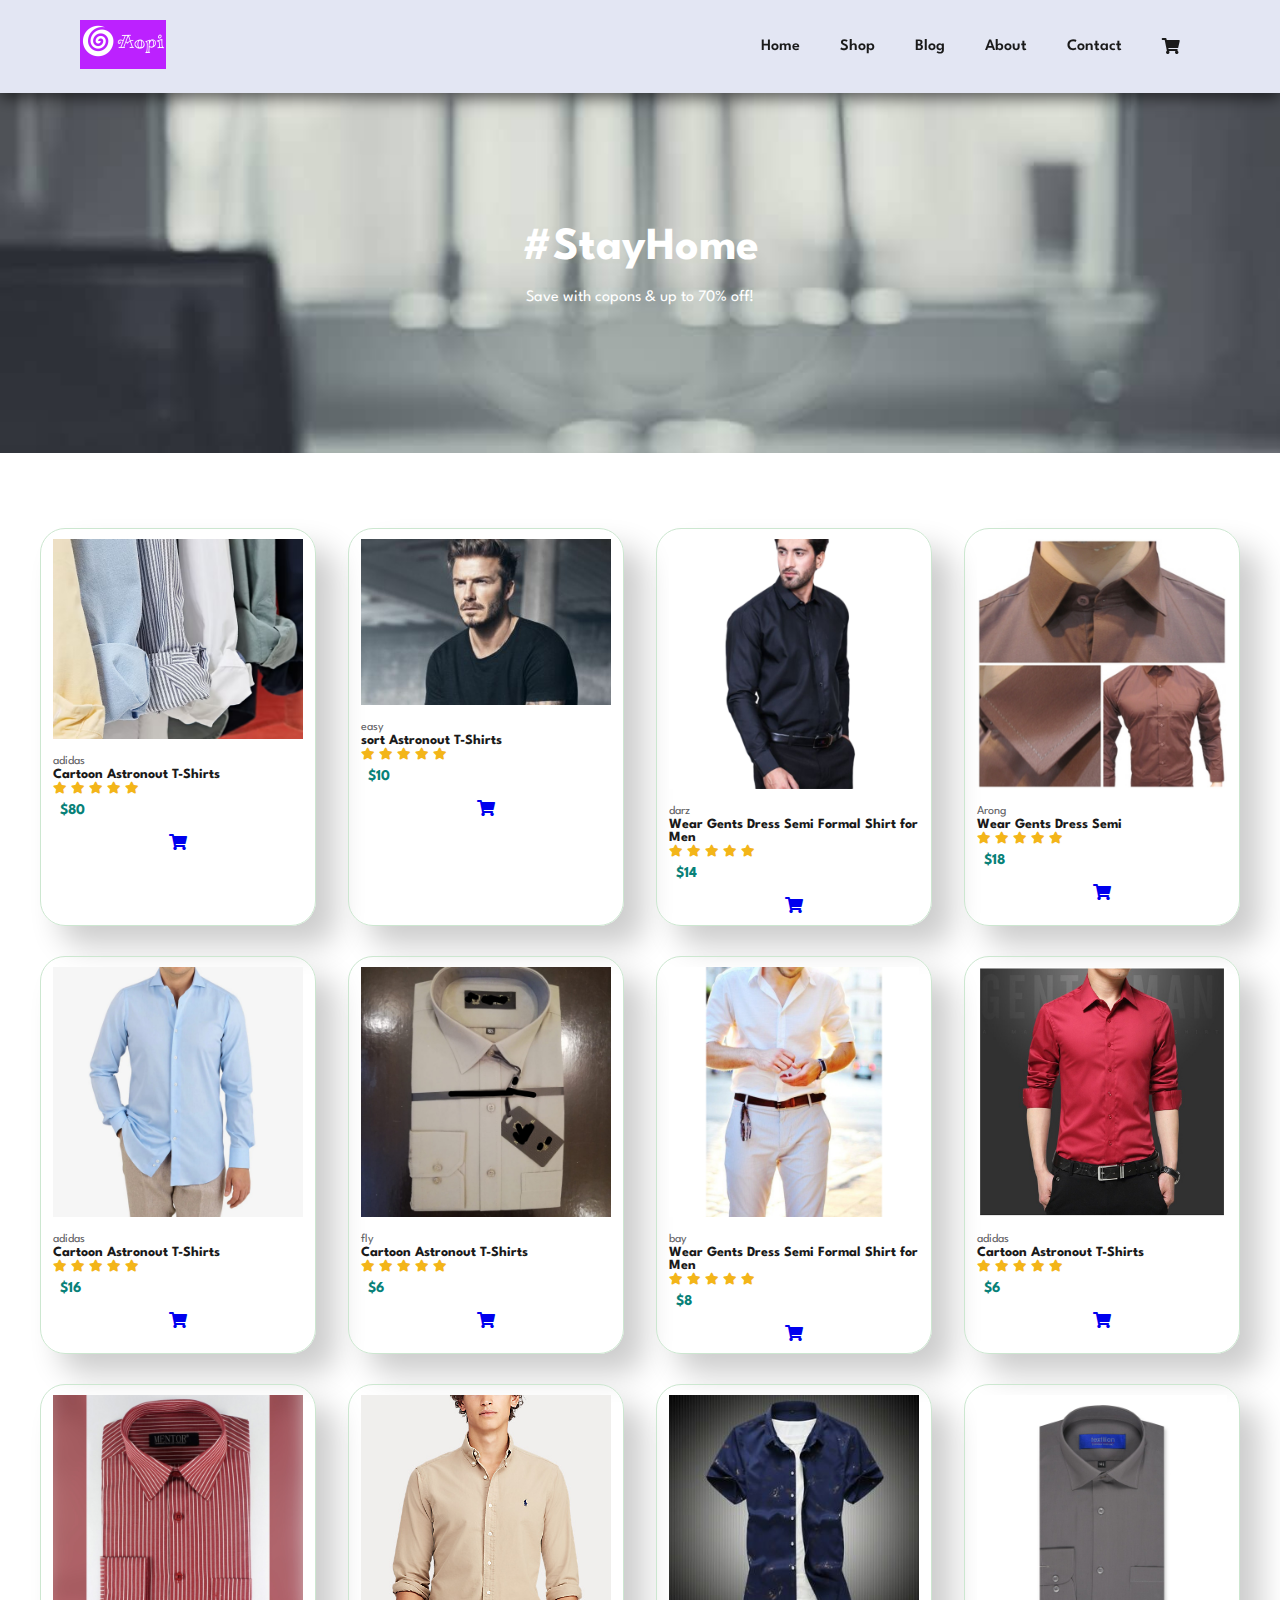
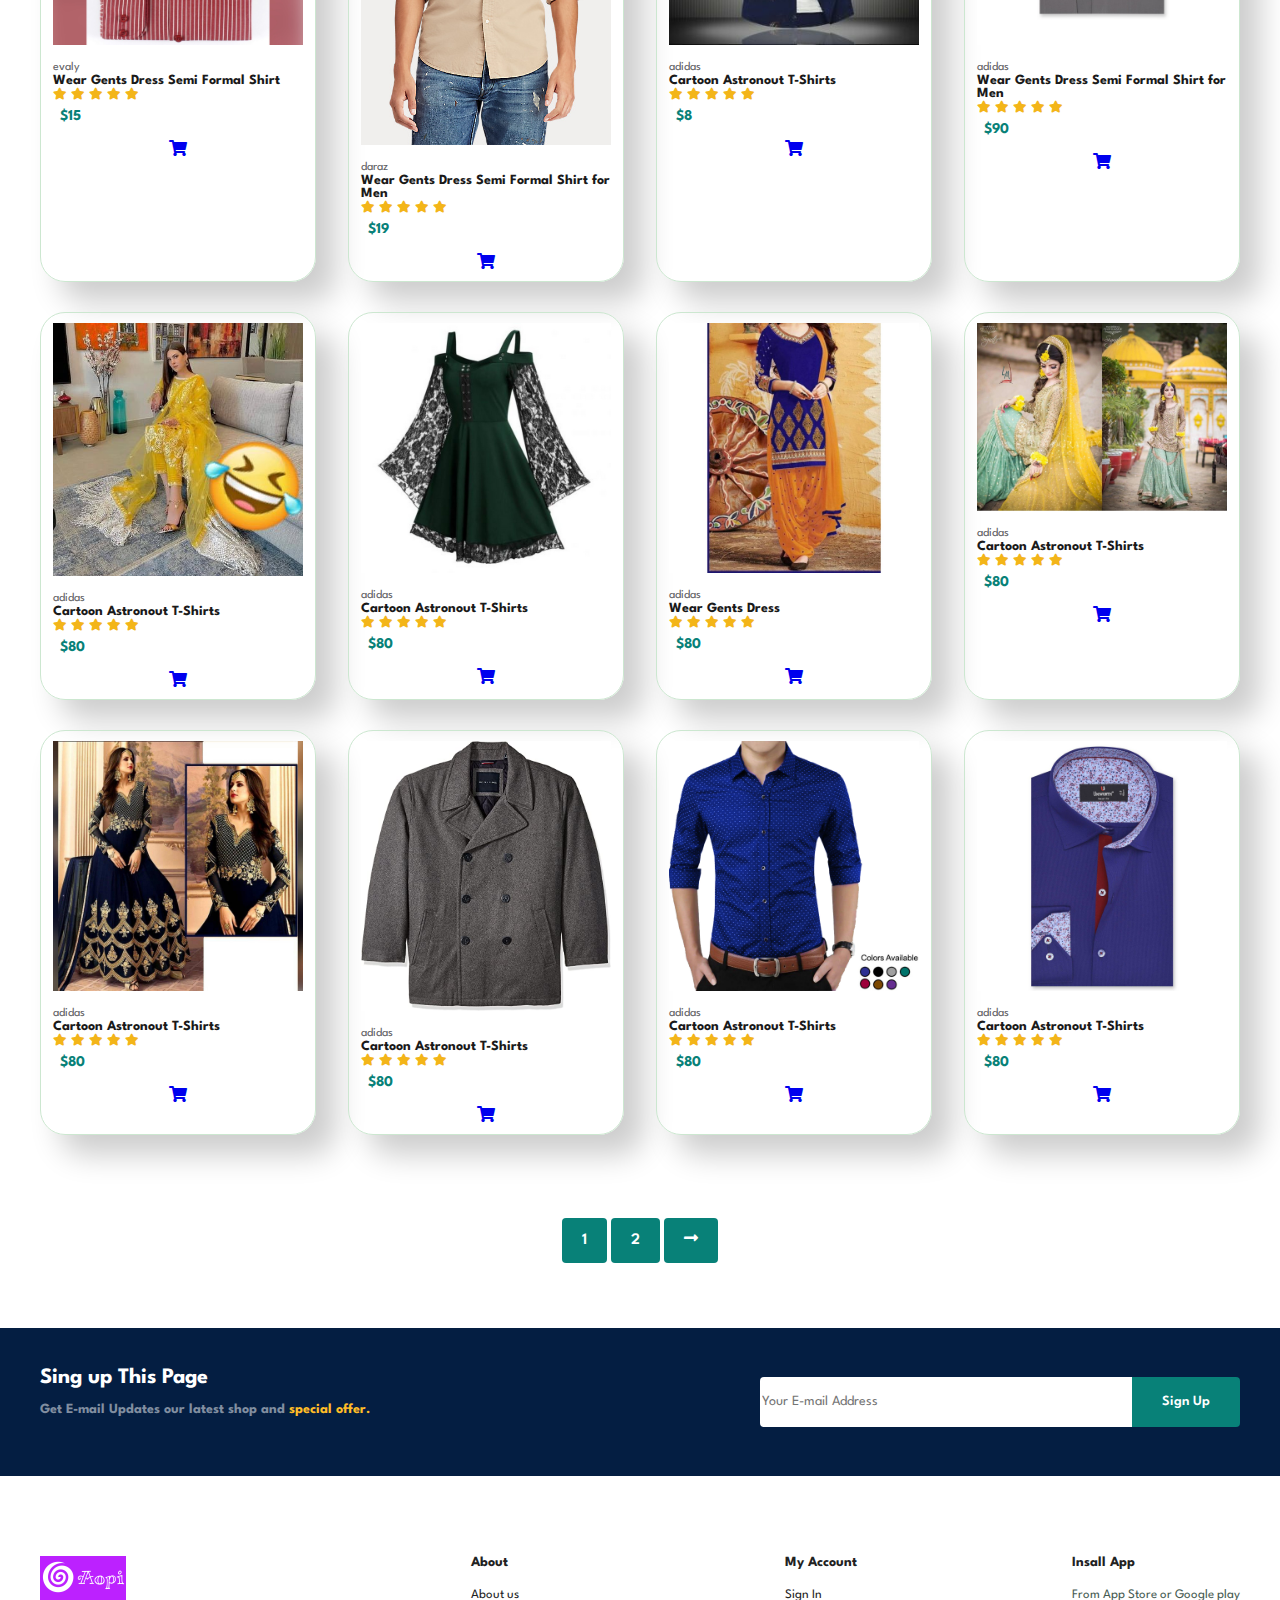
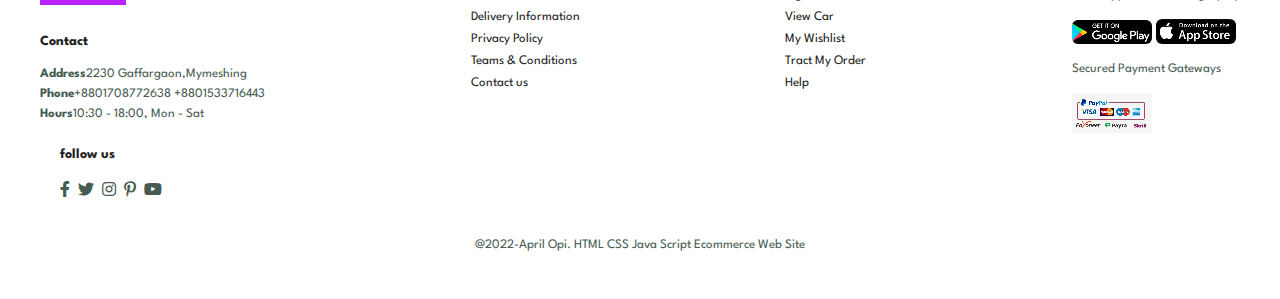
<file: shop.html>
<!DOCTYPE html>
<html lang="en">
<head>
    <meta charset="UTF-8">
    <meta http-equiv="X-UA-Compatible" content="IE=edge">
    <meta name="viewport" content="width=device-width, initial-scale=1.0">
    <title>Document</title>
    <link rel="stylesheet" href="https://use.fontawesome.com/releases/v5.15.4/css/all.css" />
    <link rel="stylesheet" href="style.css">
</head>
<body>
 <section id="header">
     <a href="#"><img src="img/opi api.png"class="logo" alt=""></a>
<div>
    <ul id="navbar">
        <li><a  href="index.html">Home</a></li>
         <li><a class="active" href="shop.html">Shop</a></li>
         <li><a href="blog.html">Blog</a></li>
         <li><a href="about.html">About</a></li>
         <li><a href="contact.html">Contact</a></li>
         <li><a href="cart.html"><i class="fas fa-shopping-cart"></i></a></li>
    </ul>
</div>
 </section>

 <section id="page-header">
     
     <h2>#StayHome</h2>
     <p>Save with copons & up to 70% off!</p>
     
 </section>
 <section id="product1" class="section-p1">
     
     <div class="pro-container">
        <div class="pro"onclick = "window.location.href='sproduct.html';" >
         <img src="img/pay/api.png" alt="">
         <div class="des">
         <span>adidas</span>
         <h5>Cartoon Astronout T-Shirts</h5>
         <div class="Star">
             <i class="fas fa-star"></i>
             <i class="fas fa-star"></i>
             <i class="fas fa-star"></i>
             <i class="fas fa-star"></i>
             <i class="fas fa-star"></i>
         </div>
         <h4>$80</h4>
         
         </div>
         <a href="#"><i class="fas fa-shopping-cart "></i></a>
     </div>
     <div class="pro"onclick = "window.location.href='sproduct.html';">
        <img src="img/pay/api2.png" alt="">
        <div class="des">
        <span>easy</span>
        <h5>sort Astronout T-Shirts</h5>
        <div class="Star">
            <i class="fas fa-star"></i>
            <i class="fas fa-star"></i>
            <i class="fas fa-star"></i>
            <i class="fas fa-star"></i>
            <i class="fas fa-star"></i>
        </div>
        <h4>$10</h4>
        
        </div>
        <a href="#"><i class="fas fa-shopping-cart "></i></a>
    </div>
    <div class="pro" onclick = "window.location.href='sproduct.html';">
        <img src="img/pay/p1.png" alt="">
        <div class="des">
        <span>darz</span>
        <h5>Wear Gents Dress Semi Formal Shirt for Men</h5>
        <div class="Star">
            <i class="fas fa-star"></i>
            <i class="fas fa-star"></i>
            <i class="fas fa-star"></i>
            <i class="fas fa-star"></i>
            <i class="fas fa-star"></i>
        </div>
        <h4>$14</h4>
        
        </div>
        <a href="#"><i class="fas fa-shopping-cart "></i></a>
    </div>
    <div class="pro" onclick = "window.location.href='sproduct.html';">
        <img src="img/pay/p2.png" alt="">
        <div class="des">
        <span>Arong</span>
        <h5>Wear Gents Dress Semi </h5>
        <div class="Star">
            <i class="fas fa-star"></i>
            <i class="fas fa-star"></i>
            <i class="fas fa-star"></i>
            <i class="fas fa-star"></i>
            <i class="fas fa-star"></i>
        </div>
        <h4>$18</h4>
        
        </div>
        <a href="#"><i class="fas fa-shopping-cart "></i></a>
    </div>
    <div class="pro" onclick = "window.location.href='sproduct.html';">
        <img src="img/pay/p3.png" alt="">
        <div class="des">
        <span>adidas</span>
        <h5>Cartoon Astronout T-Shirts</h5>
        <div class="Star">
            <i class="fas fa-star"></i>
            <i class="fas fa-star"></i>
            <i class="fas fa-star"></i>
            <i class="fas fa-star"></i>
            <i class="fas fa-star"></i>
        </div>
        <h4>$16</h4>
        
        </div>
        <a href="#"><i class="fas fa-shopping-cart "></i></a>
    </div>
    <div class="pro"onclick = "window.location.href='sproduct.html';">
        <img src="img/pay/p4.png" alt="">
        <div class="des">
        <span>fly</span>
        <h5>Cartoon Astronout T-Shirts</h5>
        <div class="Star">
            <i class="fas fa-star"></i>
            <i class="fas fa-star"></i>
            <i class="fas fa-star"></i>
            <i class="fas fa-star"></i>
            <i class="fas fa-star"></i>
        </div>
        <h4>$6</h4>
        
        </div>
        <a href="#"><i class="fas fa-shopping-cart "></i></a>
    </div>
    <div class="pro"onclick = "window.location.href='sproduct.html';">
        <img src="img/pay/p5.png" alt="">
        <div class="des">
        <span>bay</span>
        <h5>Wear Gents Dress Semi Formal Shirt for Men</h5>
        <div class="Star">
            <i class="fas fa-star"></i>
            <i class="fas fa-star"></i>
            <i class="fas fa-star"></i>
            <i class="fas fa-star"></i>
            <i class="fas fa-star"></i>
        </div>
        <h4>$8</h4>
        
        </div>
        <a href="#"><i class="fas fa-shopping-cart "></i></a>
    </div>
    <div class="pro"onclick = "window.location.href='sproduct.html';">
        <img src="img/pay/p6.png" alt="">
        <div class="des">
        <span>adidas</span>
        <h5>Cartoon Astronout T-Shirts</h5>
        <div class="Star">
            <i class="fas fa-star"></i>
            <i class="fas fa-star"></i>
            <i class="fas fa-star"></i>
            <i class="fas fa-star"></i>
            <i class="fas fa-star"></i>
        </div>
        <h4>$6</h4>
        
        </div>
        <a href="#"><i class="fas fa-shopping-cart "></i></a>
    </div>
    <div class="pro"onclick = "window.location.href='sproduct.html';">
        <img src="img/pay/p12.png" alt="">
        <div class="des">
        <span>evaly</span>
        <h5>Wear Gents Dress Semi Formal Shirt</h5>
        <div class="Star">
            <i class="fas fa-star"></i>
            <i class="fas fa-star"></i>
            <i class="fas fa-star"></i>
            <i class="fas fa-star"></i>
            <i class="fas fa-star"></i>
        </div>
        <h4>$15</h4>
        
        </div>
        <a href="#"><i class="fas fa-shopping-cart "></i></a>
    </div>
    <div class="pro"onclick = "window.location.href='sproduct.html';">
        <img src="img/pay/p11.png" alt="">
        <div class="des">
        <span>daraz</span>
        <h5>Wear Gents Dress Semi Formal Shirt for Men</h5>
        <div class="Star">
            <i class="fas fa-star"></i>
            <i class="fas fa-star"></i>
            <i class="fas fa-star"></i>
            <i class="fas fa-star"></i>
            <i class="fas fa-star"></i>
        </div>
        <h4>$19</h4>
        
        </div>
        <a href="#"><i class="fas fa-shopping-cart "></i></a>
    </div>
    <div class="pro"onclick = "window.location.href='sproduct.html';">
        <img src="img/pro/shart1.png" alt="">
        <div class="des">
        <span>adidas</span>
        <h5>Cartoon Astronout T-Shirts</h5>
        <div class="Star">
            <i class="fas fa-star"></i>
            <i class="fas fa-star"></i>
            <i class="fas fa-star"></i>
            <i class="fas fa-star"></i>
            <i class="fas fa-star"></i>
        </div>
        <h4>$8</h4>
        
        </div>
        <a href="#"><i class="fas fa-shopping-cart "></i></a>
    </div>
    <div class="pro"onclick = "window.location.href='sproduct.html';">
        <img src="img/pay/p9.png" alt="">
        <div class="des">
        <span>adidas</span>
        <h5>Wear Gents Dress Semi Formal Shirt for Men</h5>
        <div class="Star">
            <i class="fas fa-star"></i>
            <i class="fas fa-star"></i>
            <i class="fas fa-star"></i>
            <i class="fas fa-star"></i>
            <i class="fas fa-star"></i>
        </div>
        <h4>$90</h4>
        
        </div>
        <a href="#"><i class="fas fa-shopping-cart "></i></a>
    </div>
       <div class="pro"onclick = "window.location.href='sproduct.html';">
        <img src="img/pro/bb0.png" alt="">
        <div class="des">
        <span>adidas</span>
        <h5>Cartoon Astronout T-Shirts</h5>
        <div class="Star">
            <i class="fas fa-star"></i>
            <i class="fas fa-star"></i>
            <i class="fas fa-star"></i>
            <i class="fas fa-star"></i>
            <i class="fas fa-star"></i>
        </div>
        <h4>$80</h4>
        
        </div>
        <a href="#"><i class="fas fa-shopping-cart "></i></a>
    </div>
    <div class="pro"onclick = "window.location.href='sproduct.html';">
       <img src="img/pro/bb1.png" alt="">
       <div class="des">
       <span>adidas</span>
       <h5>Cartoon Astronout T-Shirts</h5>
       <div class="Star">
           <i class="fas fa-star"></i>
           <i class="fas fa-star"></i>
           <i class="fas fa-star"></i>
           <i class="fas fa-star"></i>
           <i class="fas fa-star"></i>
       </div>
       <h4>$80</h4>
       
       </div>
       <a href="#"><i class="fas fa-shopping-cart "></i></a>
   </div>
   <div class="pro"onclick = "window.location.href='sproduct.html';">
       <img src="img/pro/bba.png" alt="">
       <div class="des">
       <span>adidas</span>
       <h5>Wear Gents Dress </h5>
       <div class="Star">
           <i class="fas fa-star"></i>
           <i class="fas fa-star"></i>
           <i class="fas fa-star"></i>
           <i class="fas fa-star"></i>
           <i class="fas fa-star"></i>
       </div>
       <h4>$80</h4>
       
       </div>
       <a href="#"><i class="fas fa-shopping-cart "></i></a>
   </div>
   <div class="pro"onclick = "window.location.href='sproduct.html';">
       <img src="img/pro/bbb.png" alt="">
       <div class="des">
       <span>adidas</span>
       <h5>Cartoon Astronout T-Shirts</h5>
       <div class="Star">
           <i class="fas fa-star"></i>
           <i class="fas fa-star"></i>
           <i class="fas fa-star"></i>
           <i class="fas fa-star"></i>
           <i class="fas fa-star"></i>
       </div>
       <h4>$80</h4>
       
       </div>
       <a href="#"><i class="fas fa-shopping-cart "></i></a>
   </div>
   <div class="pro"onclick = "window.location.href='sproduct.html';">
       <img src="img/pro/bb3.png" alt="">
       <div class="des">
       <span>adidas</span>
       <h5>Cartoon Astronout T-Shirts</h5>
       <div class="Star">
           <i class="fas fa-star"></i>
           <i class="fas fa-star"></i>
           <i class="fas fa-star"></i>
           <i class="fas fa-star"></i>
           <i class="fas fa-star"></i>
       </div>
       <h4>$80</h4>
       
       </div>
       <a href="#"><i class="fas fa-shopping-cart "></i></a>
   </div>
   <div class="pro"onclick = "window.location.href='sproduct.html';">
       <img src="img/pro/p6.png" alt="">
       <div class="des">
       <span>adidas</span>
       <h5>Cartoon Astronout T-Shirts</h5>
       <div class="Star">
           <i class="fas fa-star"></i>
           <i class="fas fa-star"></i>
           <i class="fas fa-star"></i>
           <i class="fas fa-star"></i>
           <i class="fas fa-star"></i>
       </div>
       <h4>$80</h4>
       
       </div>
       <a href="#"><i class="fas fa-shopping-cart "></i></a>
   </div>
   <div class="pro"onclick = "window.location.href='sproduct.html';">
       <img src="img/pro/p7.png" alt="">
       <div class="des">
       <span>adidas</span>
       <h5>Cartoon Astronout T-Shirts</h5>
       <div class="Star">
           <i class="fas fa-star"></i>
           <i class="fas fa-star"></i>
           <i class="fas fa-star"></i>
           <i class="fas fa-star"></i>
           <i class="fas fa-star"></i>
       </div>
       <h4>$80</h4>
       
       </div>
       <a href="#"><i class="fas fa-shopping-cart "></i></a>
   </div>
   <div class="pro"onclick = "window.location.href='sproduct.html';">
       <img src="img/pro/p8.png" alt="">
       <div class="des">
       <span>adidas</span>
       <h5>Cartoon Astronout T-Shirts</h5>
       <div class="Star">
           <i class="fas fa-star"></i>
           <i class="fas fa-star"></i>
           <i class="fas fa-star"></i>
           <i class="fas fa-star"></i>
           <i class="fas fa-star"></i>
       </div>
       <h4>$80</h4>
       
       </div>
       <a href="#"><i class="fas fa-shopping-cart "></i></a>
   </div>
   
   
</div>

</section>

<section id="pagination"class="section-p1" >
    <a href="#">1</a>
    <a href="#">2</a>
    <a href="#"><i class="fas fa-long-arrow-alt-right"></i></a>

</section>

<section id="newsletter" class="section-p1 section-m1 ">
   
    <div class="newstext">
        <h4>
            Sing up This Page
        </h4>
        <p>Get E-mail Updates our latest shop and <span>special offer.</span> </p>
    </div>
    <div class="form">
<input type="text" placeholder="Your E-mail Address">
<button class="normal">Sign Up</button>
    </div>

</section>

<footer class="section-p1">
<div class="col">
    <img class="logo" src="img/opi api.png" alt="">
    <h4>Contact</h4>
    <p><strong>Address</strong>2230 Gaffargaon,Mymeshing</p>
    <p><strong>Phone</strong>+8801708772638 +8801533716443</p>
    <p><strong>Hours</strong>10:30 - 18:00, Mon - Sat</p>
    <div class="follow">
        <h4>follow us</h4>
        <div class="icon">
            <i class="fab fa-facebook-f"></i>
            <i class="fab fa-twitter"></i>
            <i class="fab fa-instagram"></i>
            <i class="fab fa-pinterest-p"></i>
            <i class="fab fa-youtube"></i>
        </div>
    </div>
</div>
<div class="col">
    <h4>About</h4>
    <a href="#">About us</a>
    <a href="#">Delivery Information</a>
    <a href="#">Privacy Policy</a>
    <a href="#">Teams & Conditions</a>
    <a href="#">Contact us</a>
 </div>
<div class="col">
    <h4>My Account</h4>
    <a href="#">Sign In</a>
    <a href="#">View Car</a>
    <a href="#">My Wishlist</a>
    <a href="#">Tract My Order</a>
    <a href="#">Help</a>
</div>
<div class="col insall">
    <h4>Insall App</h4>
    <p>From App Store or Google play</p>
    <div class="row">
 <img src="img/pay/eee.png" alt="">
 <img src="img/pay/cse.png" alt="">
    </div>
    <p>Secured Payment Gateways</p>
<img src="img/pay/llb.png" alt="">
</div>

<div class="copyright">
    <p>@2022-April Opi. HTML CSS Java Script Ecommerce Web Site</p>

</div>
</footer>
    <script src="script.js"></script>
</body>
</html>
</file>
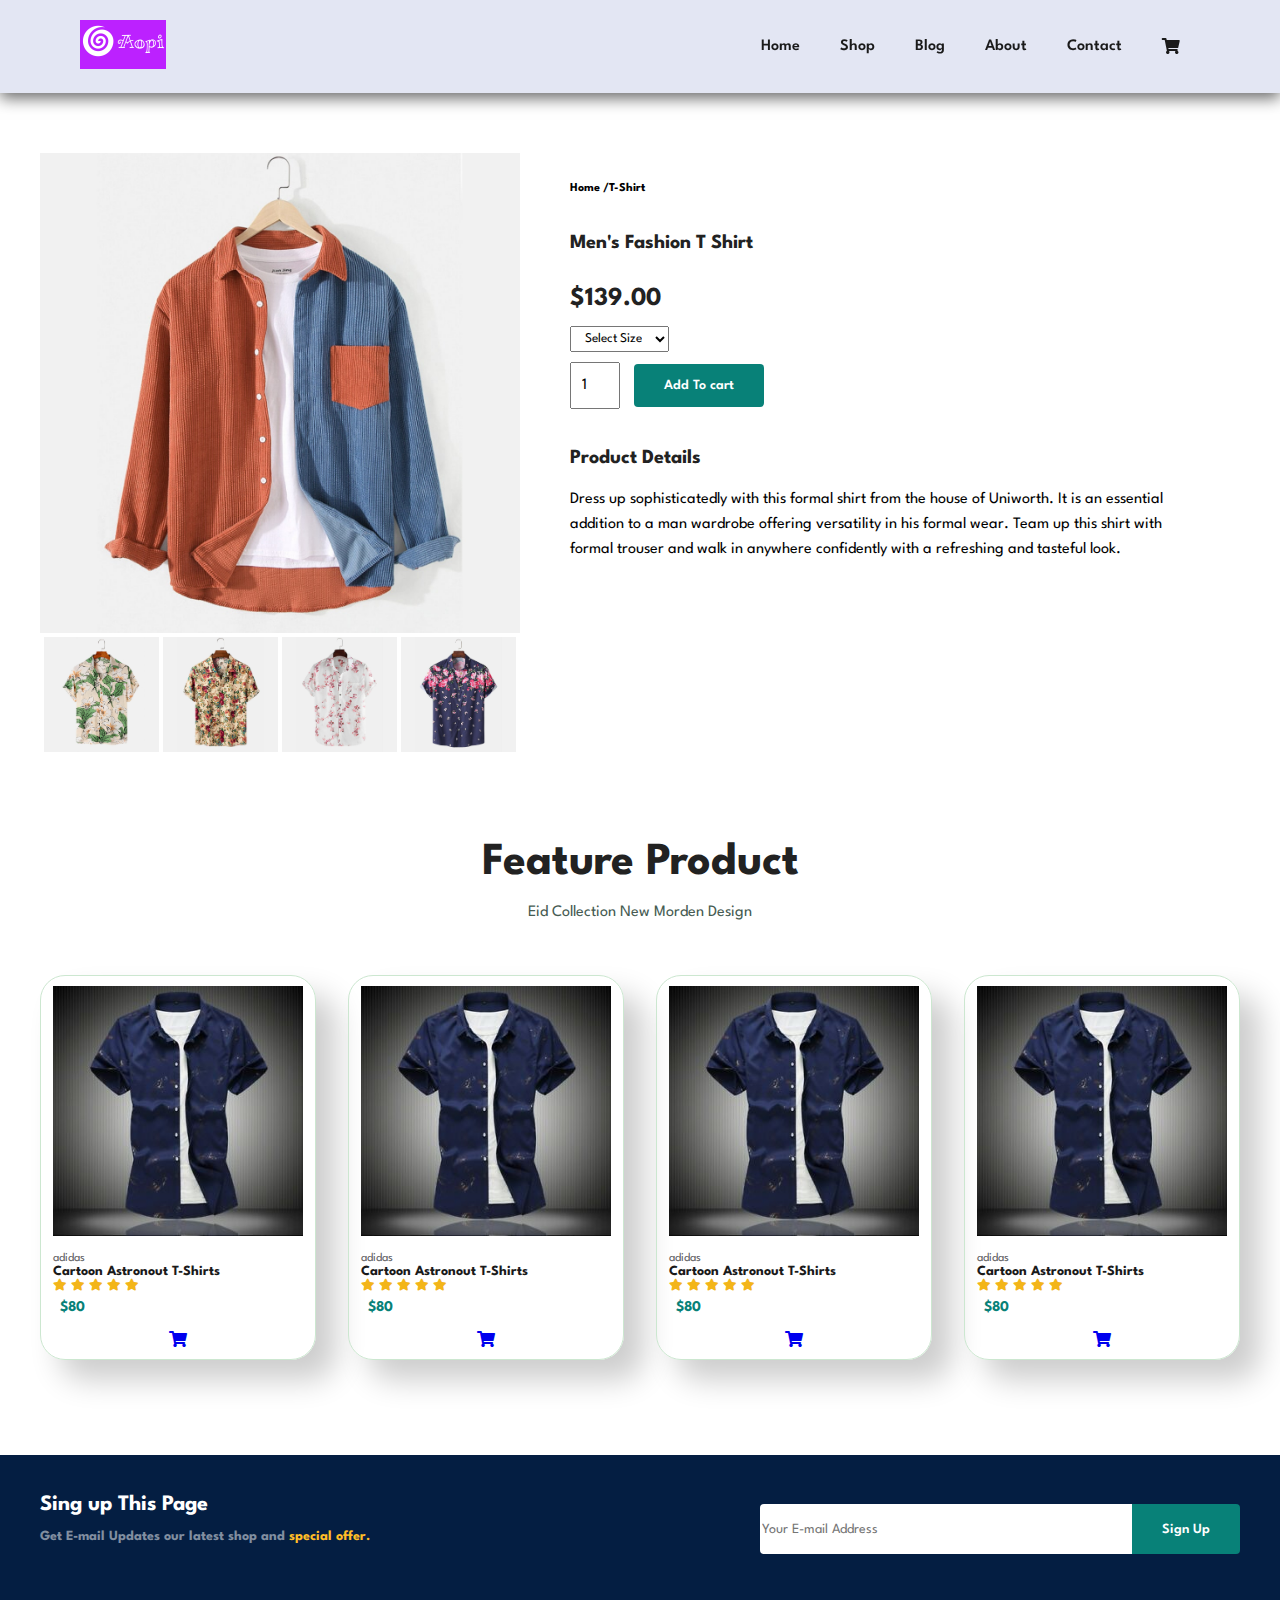
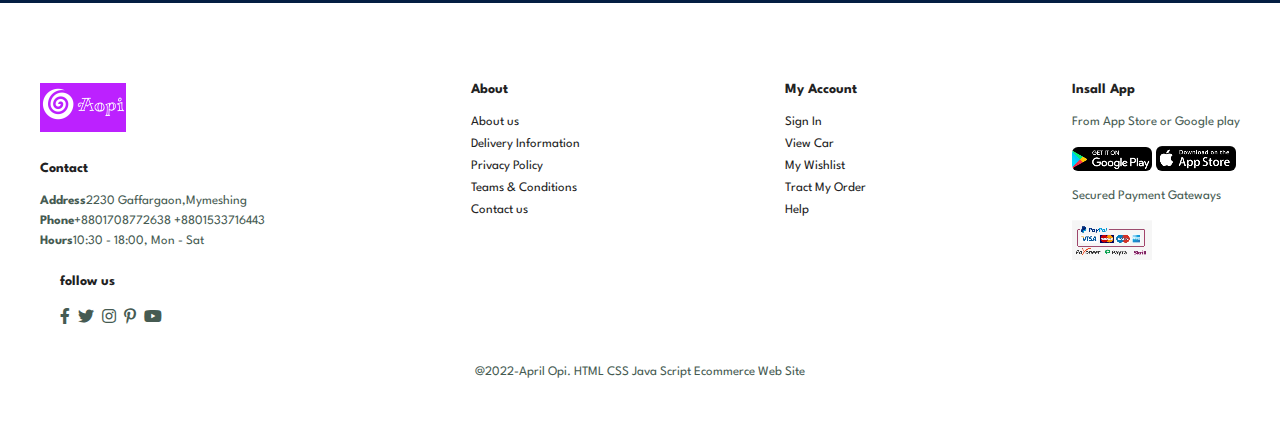
<file: sproduct.html>
<!DOCTYPE html>
<html lang="en">
<head>
    <meta charset="UTF-8">
    <meta http-equiv="X-UA-Compatible" content="IE=edge">
    <meta name="viewport" content="width=device-width, initial-scale=1.0">
    <title>Document</title>
    <link rel="stylesheet" href="https://use.fontawesome.com/releases/v5.15.4/css/all.css" />
    <link rel="stylesheet" href="style.css">
</head>
<body>
 <section id="header">
     <a href="#"><img src="img/opi api.png"class="logo" alt=""></a>
<div>
    <ul id="navbar">
        <li><a  href="index.html">Home</a></li>
         <li><a class="active" href="shop.html">Shop</a></li>
         <li><a href="blog.html">Blog</a></li>
         <li><a href="about.html">About</a></li>
         <li><a href="contact.html">Contact</a></li>
         <li><a href="cart.html"><i class="fas fa-shopping-cart"></i></a></li>
    </ul>
</div>
 </section>

 <section id="prodetails" class="section-p1">
<div class="single-pro-image">
<img src="img/products/f6.jpg" width="100%" id="MainImg" alt="">
<div class="small-img-group">
    <div class="small-img-col">
        <img src="img/products/f2.jpg" width="100%" class="small-img" alt="">
    </div>
    <div class="small-img-col">
        <img src="img/products/f3.jpg" width="100%" class="small-img" alt="">
    </div>
    <div class="small-img-col">
        <img src="img/products/f4.jpg" width="100%" class="small-img" alt="">
    </div>
    <div class="small-img-col">
        <img src="img/products/f5.jpg" width="100%" class="small-img" alt="">
    </div>
    
</div>
</div>

<div class="single-pro-details">
    <h6>Home /T-Shirt</h6>
    <h4>Men's Fashion T Shirt </h4>
    <h2>$139.00</h2>
    <select>
        <option>Select Size</option>
        <option>XL</option>
        <option>XXL</option>
        <option>Small</option>
        <option>Large</option>
    </select>
    <input type="number" value="1">
    <button class="normal">Add To cart</button>
    <h4>Product Details</h4>
    <span>Dress up sophisticatedly with this formal shirt from the house of Uniworth. It is an essential addition to a man wardrobe offering versatility in his formal wear. Team up this shirt with formal trouser and walk in anywhere confidently with a refreshing and tasteful look.
    </span>
</div>
 </section>

 <section id="product1" class="section-p1">
    <h2>Feature Product</h2>
    <p>Eid Collection New Morden Design</p>
    <div class="pro-container">
       <div class="pro">
        <img src="img/pro/shart1.png" alt="">
        <div class="des">
        <span>adidas</span>
        <h5>Cartoon Astronout T-Shirts</h5>
        <div class="Star">
            <i class="fas fa-star"></i>
            <i class="fas fa-star"></i>
            <i class="fas fa-star"></i>
            <i class="fas fa-star"></i>
            <i class="fas fa-star"></i>
        </div>
        <h4>$80</h4>
        
        </div>
        <a href="#"><i class="fas fa-shopping-cart "></i></a>
    </div>
    <div class="pro">
       <img src="img/pro/shart1.png" alt="">
       <div class="des">
       <span>adidas</span>
       <h5>Cartoon Astronout T-Shirts</h5>
       <div class="Star">
           <i class="fas fa-star"></i>
           <i class="fas fa-star"></i>
           <i class="fas fa-star"></i>
           <i class="fas fa-star"></i>
           <i class="fas fa-star"></i>
       </div>
       <h4>$80</h4>
       
       </div>
       <a href="#"><i class="fas fa-shopping-cart "></i></a>
   </div>
   <div class="pro">
       <img src="img/pro/shart1.png" alt="">
       <div class="des">
       <span>adidas</span>
       <h5>Cartoon Astronout T-Shirts</h5>
       <div class="Star">
           <i class="fas fa-star"></i>
           <i class="fas fa-star"></i>
           <i class="fas fa-star"></i>
           <i class="fas fa-star"></i>
           <i class="fas fa-star"></i>
       </div>
       <h4>$80</h4>
       
       </div>
       <a href="#"><i class="fas fa-shopping-cart "></i></a>
   </div>
   <div class="pro">
       <img src="img/pro/shart1.png" alt="">
       <div class="des">
       <span>adidas</span>
       <h5>Cartoon Astronout T-Shirts</h5>
       <div class="Star">
           <i class="fas fa-star"></i>
           <i class="fas fa-star"></i>
           <i class="fas fa-star"></i>
           <i class="fas fa-star"></i>
           <i class="fas fa-star"></i>
       </div>
       <h4>$80</h4>
       
       </div>
       <a href="#"><i class="fas fa-shopping-cart "></i></a>
   </div>
 
  
</div>

</section>

<section id="newsletter" class="section-p1 section-m1 ">
   
    <div class="newstext">
        <h4>
            Sing up This Page
        </h4>
        <p>Get E-mail Updates our latest shop and <span>special offer.</span> </p>
    </div>
    <div class="form">
<input type="text" placeholder="Your E-mail Address">
<button class="normal">Sign Up</button>
    </div>

</section>

<script src="script.js"></script>
<footer class="section-p1">
<div class="col">
    <img class="logo" src="img/opi api.png" alt="">
    <h4>Contact</h4>
    <p><strong>Address</strong>2230 Gaffargaon,Mymeshing</p>
    <p><strong>Phone</strong>+8801708772638 +8801533716443</p>
    <p><strong>Hours</strong>10:30 - 18:00, Mon - Sat</p>
    <div class="follow">
        <h4>follow us</h4>
        <div class="icon">
            <i class="fab fa-facebook-f"></i>
            <i class="fab fa-twitter"></i>
            <i class="fab fa-instagram"></i>
            <i class="fab fa-pinterest-p"></i>
            <i class="fab fa-youtube"></i>
        </div>
    </div>
</div>
<div class="col">
    <h4>About</h4>
    <a href="#">About us</a>
    <a href="#">Delivery Information</a>
    <a href="#">Privacy Policy</a>
    <a href="#">Teams & Conditions</a>
    <a href="#">Contact us</a>
 </div>
<div class="col">
    <h4>My Account</h4>
    <a href="#">Sign In</a>
    <a href="#">View Car</a>
    <a href="#">My Wishlist</a>
    <a href="#">Tract My Order</a>
    <a href="#">Help</a>
</div>
<div class="col insall">
    <h4>Insall App</h4>
    <p>From App Store or Google play</p>
    <div class="row">
 <img src="img/pay/eee.png" alt="">
 <img src="img/pay/cse.png" alt="">
    </div>
    <p>Secured Payment Gateways</p>
<img src="img/pay/llb.png" alt="">
</div>

<div class="copyright">
    <p>@2022-April Opi. HTML CSS Java Script Ecommerce Web Site</p>

</div>
</footer>


    
</body>
</html>
</file>
<file: style.css>
@import url(https://fonts.googleapis.com/css2?family=Spartan:wghit@100;200;300;400;500;600;700;800;900&display=swaap);

*{
    margin: 0;
    padding: 0;
    box-sizing: border-box;
    font-family: 'Spartan',sans-serif;
}

h1{
    font-size: 50px;
    line-height: 64px;
    color: #222;

}
h2{
    font-size: 46px;
    line-height: 54px;
    color: #222;
}

h4{
    font-size: 20px;
    color: #222;
}

h6{
    font-weight: 700;
    font-size: 12px;

}
p{
    font-size: 16px;
    color: #465b52;
    margin: 15px 0 20px 0;

}

.section-p1{
    padding: 40px;
}
.section-m1{
    margin: 40px 0;
}
button.normal{
    font-size: 14px;
    font-weight: 600;
    padding: 15px 30px ;
    color: #000;
    background-color: #fff;
    border-radius: 4px;
    cursor: pointer;
    border: none;
    outline: none;
    transition: 0.2s;
}
button.white{
    font-size: 13px;
    font-weight: 600;
    padding: 11px 18px ;
    color: #fff;;
    background-color: transparent;
    cursor: pointer;
    border: 1px solid #fff;
    outline: none;
    transition: 0.2s;
}
body{
    width: 100%;
}

#header{
    display: flex;
    align-items: center;
    justify-content:space-between;
     padding: 20px 80px;
    background: #E3E6F3;
    box-shadow: 0 5px 15px rgba(0,0,0,0.6) ;
    z-index: 999;
    position: sticky;
    top: 0;
    left: 0;
}
#navbar{
    display: flex;
    align-items: center;
    justify-content: center;
}
#navbar li{
    list-style: none;
    padding: 0 20px;
    position: relative;
}
#navbar li a{
    text-decoration: none;
    font-size: 16px;
    font-weight: 600;
    color: #1a1a1a;
    transition: 0.3s ease;
}
#navbar li a:hover,
#navbar li a:active{
    
    color: #088178;
} 

#navbar li a:active::after,
#navbar li a:hover::after{
    content: "";
    width: 30%;
    height: 2px;
    background: #088178;
    position: absolute;
    bottom: -4px;
    left: 20px;
}

/*Home Page*/
#hero{
 background-image:url("img/bbg.png") ;
 height: 90vh;  
 width: 100%;
 background-size: cover;
 background-position: top 25% right 0;
padding: 0 80px;
display: flex;
flex-direction: column;
align-items: flex-start;
justify-content: center;
}
#hero h4{
    color: antiquewhite;
    padding-bottom: 15px;
}
#hero h1{
    color: #088178;
}
#hero h2{
    color: #088178;
}
#hero button{
    background-image:url("img/opi.jpg");
    background-color: transparent;
    color: #088178;
    border: 0;
    padding: 14px 80px 14px 65px;
    background-repeat: no-repeat;
    cursor: pointer;
    font-weight: 700;
    font-size: 15px;
}
#feature{
    display: flex;
    align-items: center;
    justify-content: space-between;
    flex-wrap: wrap;
}

#feature .fe-box{
    width: 180px;
    text-align: center;
    padding: 25px 15px;
    box-shadow: 20px 20px 34px rgba(0,0,0,0.3);
    border: 1px solid #088178;
    border-radius: 4px;
    margin: 15px 0;
}
#feature .fe-box:hover{
    box-shadow: 10px 10px 54px rgba(70,62,221,0.1);
}
#feature .fe-box img{
    width: 100%;
    margin-bottom: 10px;
}


#feature .fe-box h6{
    display: inline-block;
    padding: 9px 8px 6px 8px;
    line-height: 1px;
    color: #088178;
    background-color: #fad819;
}

#feature .fe-box:nth-child(2) h6{
    background-color: #d818ff;
}
#feature .fe-box:nth-child(3) h6{
    background-color: #ac1d01;
}
#feature .fe-box:nth-child(4) h6{
    background-color: #26ed97;
}
#feature .fe-box:nth-child(5) h6{
    background-color: #e729dd;
}
#feature .fe-box:nth-child(6) h6{
    background-color: #f48312;
}

#product1{
    text-align: center;
}
#product1 .pro-container{
    display: flex;
    justify-content:space-between;
    padding-top: 20px;
    flex-wrap: wrap;
}
#product1 .pro{
    width: 23%;
    min-width: 250px;
    padding: 10px 12px;
    border: 1px solid #cce7d0;
    border-radius :25px ;
    cursor: pointer;
    box-shadow: 20px 20px 30px rgba(0,0,0,0.2);
    margin: 15px 0;
    transition: 0.2s ease;
    position: relative;
}
#product1 .pro:hover{
    box-shadow: 20px 20px 30px rgba(0,0,0,0.6);
}

#product1 .pro img{
    width: 100%;
    border: radius 20px ;
}

#product1 .pro .des{
    text-align: start;
    padding: 10px 0;
}
#product1 .pro .des span{
    color: #606063;
    font-size: 12px;
}

#product1 .pro .des h5{
    color: #1a1a1a;
    font-size: 14px;
}
#product1 .pro .des i{
    font-size: 12px;
    color: rgb(243,181,25);
}
#product1 .pro .des h4{
    padding: 7px;
    font-size: 15px;
    font-weight: 700;
    color: #088178;
}
#product1 .pro .cart{
    width: 40px; ;
    height: 40px;
    line-height: 40px;
    border-radius: 50px;
    background-color: #e8f6ea;
    font-weight: 500;
    color: #088178;
    border: 1px solid #cce7d0;
    position: absolute;
    bottom: 20px;
    right: 10px;
}

#banner{
    display: flex;
    flex-direction: column;
    justify-content: center;
    align-items: center;
    text-align: center;
    background-image: url("img/pro/bannar.png");
    width: 100%;
    height: 40vh;
    background-size: cover;
    background-position: center;

}
#banner h4{
color: rgb(24, 6, 6);
font-size: 16px;

}
#banner h2{
    color: rgb(25, 3, 3);
    font-size: 30px;
    padding:10px ;
    
    }

    #banner h2 span{
        color: #ac1d01;
    }

    #banner button:hover{
        background: #088178;
        color: #fff;
    }
    #Sm-banner{
        display: flex;
        justify-content: space-between;
        flex-wrap: wrap;
    }

    #Sm-banner .banner-box{
        display: flex;
        flex-direction: column;
        justify-content: center;
        align-items: flex-start;
        background-image: url("img/banner/b17.jpg");
        min-width: 580px;
        height: 50vh;
        background-size: cover;
        background-position: center; 
        padding: 30px;  
    }
    #Sm-banner .banner-box2{
        background-image: url("img/banner/b10.jpg");   
    }
    #Sm-banner h4{
        color: #fff;
        font-size: 20px;
        font-weight: 300px;
    }
    #Sm-banner h2{
        color: #fff;
        font-size: 28px;
        font-weight: 300px;
    }
    #Sm-banner span{
        color: #fff;
        font-size: 14px;
        font-weight: 500px;
        padding-bottom: 15px;
    }
    #Sm-banner .banner-box:hover button{
        background: #088178;
        border: 1px solid #088178;
    }
    #Sm-banner .banner-box2:hover button{
        background: #088178;
        border: 1px solid #088178;
    }
    #banner3 {
        display: flex;
        justify-content: space-between;
        flex-wrap: wrap;
        padding: 0 80px;
        
    }
    #banner3 .banner-box {
        display: flex;
        flex-direction: column;
        justify-content: center;
        align-items: flex-start;
        background-image: url("img/pro/ttt.png");
        min-width:30%;
        height: 30vh;
        background-size: cover;
        background-position: center; 
        padding: 20px; 
        margin-bottom: 20px; 
    }
    #banner3 .banner-box2{
        background-image: url("img/pro/sss.png");  
    }
    #banner3 .banner-box3{
        background-image: url("img/pro/rrr.png");
    }
    #banner3 h2{
        color: #fff;
        font-weight: 900;
        font-size: 22px;

    }
#banner3 h3{
        color: #ec544e;
        font-weight: 800;
        font-size: 15px;
        
    }

    #newsletter{
        display: flex;
        justify-content: space-between;
        flex-wrap: wrap;
        align-items: center;
        
        background-repeat: no-repeat;
        background-position: 20% 30%;
         background-color: #041e42;
    }
    #newsletter h4{
        font-size: 22px;
        font-weight: 700;
        color: #fff;
    }
    #newsletter p{
        font-size: 14px;
        font-weight: 700;
        color: #818ea0;
    }
    #newsletter p span{
        
        color: #ffbd27;
    }
    #newsletter .form{
        display: flex;
        width: 40%;
    }

    #newsletter input{
        height: 50px;
        padding: 0 1.25px;
        font-size: 14px;
        width: 100%;
        border: 1px solid transparent;
        border-radius: 4px;
        outline: none;
        border-top-right-radius: 0;
        border-bottom-right-radius: 0;
    }
    #newsletter button{
        background-color: #088178;
        color: #fff;
        white-space: nowrap;
        border-top-left-radius: 0;
        border-bottom-left-radius: 0;
    }


footer{
    display: flex;
    flex-wrap: wrap;
    justify-content: space-between;
}

footer .col{
    display: flex;
    flex-direction: column;
    align-items: flex-start;
    margin-bottom: 20px;
}

footer .logo{
margin-bottom: 30px; 
}
footer h4{
    font-size: 14px;
    padding-bottom: 20px;
    }
    footer p{
        font-size: 13px;
       margin: 0 0 8px 0;
     }
     footer a{
        font-size: 13px;
     text-decoration: none;
     color: #222;
     margin-bottom: 10px;
        
        }

    footer .follow{
        margin: 20px;
    }  
    footer .follow i{
        color: #465b52;
        padding-right: 4px;
        cursor: pointer;
    }   

    footer .insall .row img{
        border: #d818ff;
        border-radius: 6px;

    } 
    footer .insall img{
        margin: 10px 0 15px 0;
    }
    footer .follow i:hover,
    footer a:hover{
        color: #26ed97;
    }
    footer .copyright{
        width: 100%;
        text-align: center;
    }

    /*shop page*/
    #page-header{
        background-image: url("img/pay/b3.png");
        width: 100%;
        height: 40vh;
        background-size: cover;
        display: flex;
        justify-content: center;
        text-align: center;
        flex-direction: column;
        padding: 14px;
    }
    #page-header h2,
    #page-header p{
        color: #fff;
    }

    #pagination{
        text-align: center;
    }
    #pagination a{
        text-decoration: none;
        background-color: #088178;
        padding: 15px 20px;
        border-radius: 4px;
        color: #fff;
        font-weight: 600;
    }
    #pagination a i{
        font-size: 16px;
        font: weight 600 ;
    }
    #prodetails{
        display: flex;
        margin-top: 20px;
    }

    #prodetails .single-pro-image{
         width: 40%;
         margin-right: 50px;
    }

    .small-img-group{
        display: flex;
        justify-content: space-evenly;
    }

    .small-img-col{
        flex-basis: 24%;
        cursor: pointer;
    }

    #prodetails .single-pro-details{
        width: 50%;
        padding-top: 30px;
    }
    #prodetails .single-pro-details h4{
        padding: 40px 0 20px 0;

    }
    #prodetails .single-pro-details h2{
        font-size: 26px;
    }
    #prodetails .single-pro-details select{
        display: block;
        padding: 5px 10px;
        margin-bottom: 10px;
    }
    #prodetails .single-pro-details input{
        width: 50px;
        height: 47px;
        padding-left: 10px;
        font-size: 16px;
        margin-right: 10px;
    }
    #prodetails .single-pro-details input{
        outline: none;
    }
    #prodetails .single-pro-details button{
        background: #088178;
        color: #fff;
    }
    #prodetails .single-pro-details span{
        line-height: 25px;
    }

    #page-header1 {
        background-image: url("img/pay/b2.png");
        width: 100%;
        height: 40vh;
        background-size: cover;
        display: flex;
        justify-content: center;
        text-align: center;
        flex-direction: column;
        padding: 14px;
    }
    #blog{
        padding: 150px 150px 0 150px;
    }
    #blog .blog-box{
        display: flex;
        align-items: center;
        width: 100%;
        position: relative;
    }
    #blog .blog-img{
        width: 50%;
        margin-right: 40px;
        padding-bottom: 90px;
    }

#blog img{
    width: 100%;
    height: 300px;
    object-fit: cover;
}
#blog .blog-details{
    width: 50%;
    margin-right: 40px;

}
#blog .blog-details a{
    text-decoration: none;
    font-size: 11px;
    color: #000;
    font-weight: 700;
    position: relative;
    transition: 00.3s;
}
#blog .blog-details a::after{
    content: "";
    width: 50px;
    height: 1px;
    background-color: #000;
    position: absolute;
    top: 4px;
    right: -60px;
}
#blog .blog-details a:hover{
    color: #088178;
}

#blog .blog-details a:hover::after{
    color: #088178;
}
#blog .blog-box h1{
    position: absolute;
    top: -40px;
    left: 0;
    font-size: 70px;
    font-weight: 700;
    color: #c9cbce;
    z-index: -9;
}

#page-header2{
    background-image: url("img/pay/bb1.png");
    width: 100%;
    height: 40vh;
    background-size: cover;
    display: flex;
    justify-content: center;
    text-align: center;
    flex-direction: column;
    padding: 14px;
}
#about-head {
    display: flex;
    align-items: center;
}
#about-head img{
    width: 50%;
    height: auto;
}
#about-head div{
    padding-left: 40px;
}

#about-app{
    text-align: center;
}
#about-app .video{
    width: 70%;
    height: 100%;
    margin: 30px auto 0 auto;
}
#about-app .video video{
    width: 100%;
    height: 100%;
    border-radius: 20px;
}

#contact-details{
    display: flex;
    align-items: center;
    justify-content: space-between;
}
#contact-details .details{
    width: 40%;
}
#contact-details .details span,
#form-details form span{
    font-size: 12px;
}
#contact-details .details h2,
#form-details form h2{
    font-size: 26px;
    line-height: 35px;
    padding: 20px 0;
}
#contact-details .details h3{
    font-size: 16px;
    padding-bottom: 15px;
}
#contact-details .details li{
    list-style: none;
    display: flex;
    padding: 10px 0;
}
#contact-details .details li i{
    font-size: 14px;
    padding-right: 22px;

}
#contact-details .details li p{
    margin: 0;
    font-size: 14px;
}
#contact-details .details .map{
    width: 55%;
    height: 400px;
}
#contact-details .details .map iframe{
    width: 100%;
    height: 100%;
}
#form-details{
    display: flex;
    justify-content: space-between;
    margin: 30px;
    padding: 80px;
    border: 1px solid #e1e1e1;
}

#form-details form {
    width: 65%;
    display: flex;
    flex-direction: column;
    align-items: flex-start;
}
#form-details form input,
#form-details form textarea{
    width: 100%;
    padding: 12px 15px;
    outline: none;
    margin-bottom: 20px;
    border: 1px solid #e1e1e1;
}
#form-details form button{
    background-color: #088178;
    color: #fff;
}

#form-details .people div{
    padding-bottom: 25px;
    display: flex;
    align-items: flex-start;
}
#form-details .people div img{
    width: 65px;
    height: 65px;
    object-fit: cover;
    margin-right: 15px;
}
#form-details .people div p{
    margin: 0;
    font-size: 13px;
    line-height: 25px;
}
#form-details .people div p span{
    display: block;
    font-size: 16px;
    font-weight: 600;
    color: #000;
}
#cart table{
    width: 100%;
    border-collapse: collapse;
    table-layout: fixed;
    white-space: nowrap;
}
#cart table img{
    width: 70px;
}
#cart table td:nth-child(1){
    width: 100px;
    text-align: center;
}
#cart table td:nth-child(2){
    width: 150px;
    text-align: center;
}
#cart table td:nth-child(3){
    width: 250px;
    text-align: center;
}
#cart table td:nth-child(4),
#cart table td:nth-child(5),
#cart table td:nth-child(6){
    width: 150px;
    text-align: center;
}
#cart table td:nth-child(5) input{
    width: 70px;
    padding: 10px 5px 10px 15px;
}
#cart table thead{
    border: 1px solid #e2e9e1;
    border-left: none;
    border-right: none;
}
#cart table thead td{
    font-weight: 700;
    text-transform: uppercase;
    font-size: 13px;
    padding: 18px 0;
}
#cart table tbody tr td{
    padding-top: 15px;
}
#cart table tbody td{
    font-size: 13px;
}
#cartadd{
    display: flex;
    justify-content: space-between;
    flex-wrap: wrap;
}
 #coupon{
     width: 50%;
     margin-bottom: 30px;

}

#coupon h3,
#subtatal{
    padding-bottom: 15px;

}
#coupon input{
    padding: 10px 20px ;
    outline: none;
    width: 60%;
    margin-right: 10px;
    border: 1px solid #e2e9e1;
}
#coupon button,
#subtatal button{
    background-color: #26ed97;
    color: #fff;
    padding: 12px 20px;
}

#subtatal{
    width: 50%;
    margin-bottom: 30px;
    border: 1px solid #e2e9e1;
    padding:30px ;
}

#subtatal table{
    border-collapse: collapse;
    width: 100%;
    margin-bottom: 20px;
}
#subtatal table td {
    width: 50%;
    border: 1px solid #e2e9e1;
    padding: 10px;
    font-size: 13px;
}
</file>
